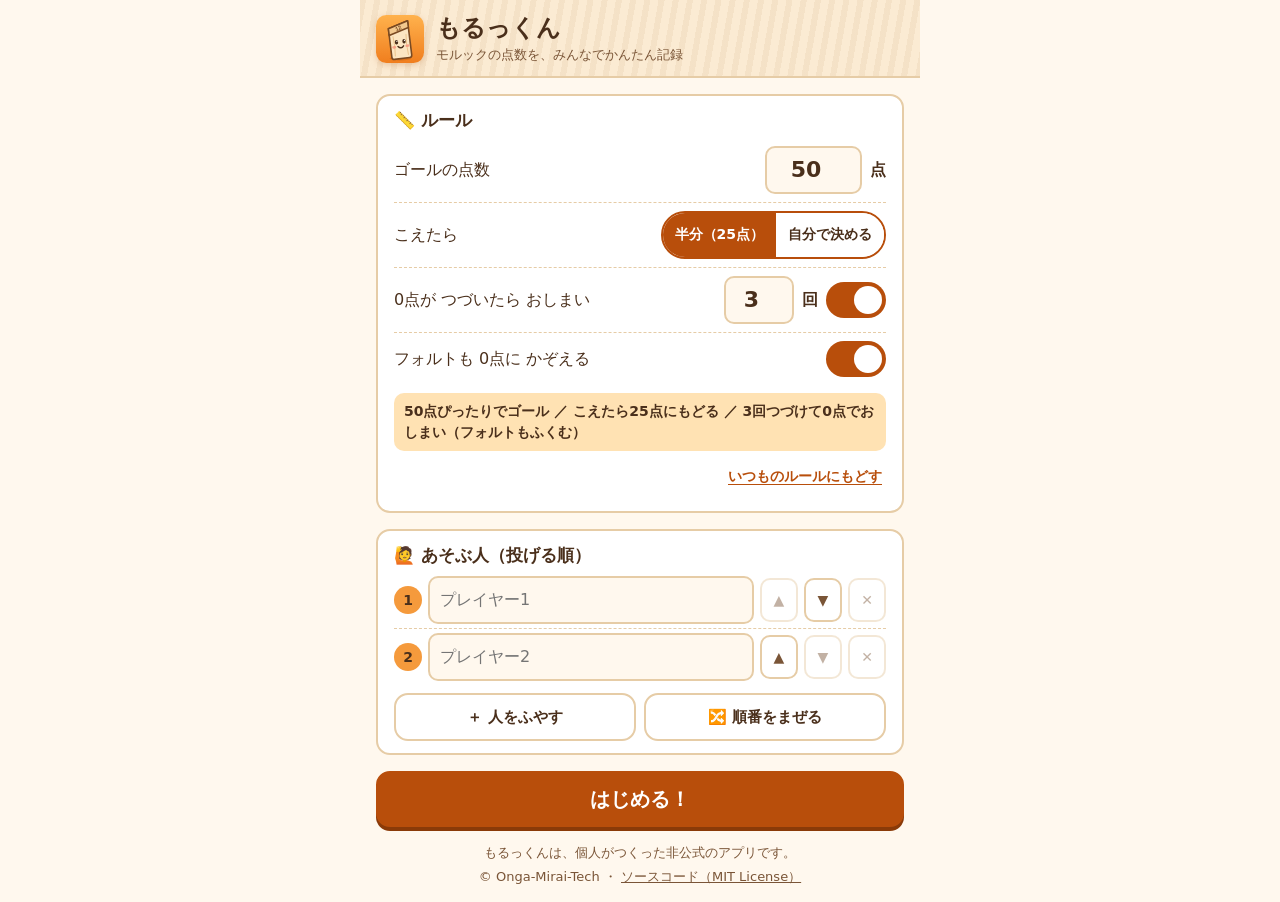
<file: index.html>
<!doctype html>
<html lang="ja">
<head>
<meta charset="utf-8">
<meta name="viewport" content="width=device-width, initial-scale=1, viewport-fit=cover">
<meta name="description" content="スマホ1台で、モルックのみんなの点数をかんたん記録。こえたら25点にもどる計算や、0点がつづいた回数も自動でけいさんします。インストール不要・無料。">
<meta name="theme-color" content="#FBEBD3">
<title>もるっくん｜モルックの点数けいさん</title>
<link rel="canonical" href="https://play-molkky.onga-mirai-tech.com/">
<link rel="icon" href="favicon.svg" type="image/svg+xml">
<link rel="apple-touch-icon" href="icon-180.png">
<meta name="apple-mobile-web-app-title" content="もるっくん">
<!-- リンクを貼ったときのカード（OGP）。画像は scripts/brand/generate.sh で作る -->
<meta property="og:type" content="website">
<meta property="og:site_name" content="もるっくん">
<meta property="og:title" content="もるっくん｜モルックの点数けいさん">
<meta property="og:description" content="スマホ1台で、モルックのみんなの点数をかんたん記録。こえたら25点にもどる計算や、0点がつづいた回数も自動でけいさんします。">
<meta property="og:url" content="https://play-molkky.onga-mirai-tech.com/">
<meta property="og:locale" content="ja_JP">
<meta property="og:image" content="https://play-molkky.onga-mirai-tech.com/ogp.png">
<meta property="og:image:width" content="1200">
<meta property="og:image:height" content="630">
<meta property="og:image:alt" content="もるっくん モルックの点数を、みんなでかんたん記録">
<meta name="twitter:card" content="summary_large_image">
<style>
  /* モルックの木のピン（スキットル）をイメージした配色。docs/design-mockup.html と同じ値。
     コントラスト比は背景 --bg に対する値。暗い色・ダークモードは使わない。 */
  :root {
    --bg: #FFF8EE;            /* 白木（バーチ材）のクリーム */
    --surface: #FBEBD3;       /* 明るい木のカード */
    --line: #E6CCA6;          /* 木目の線 */
    --text: #4A2F1B;          /* こげ茶（本文） 11.6:1 */
    --text-sub: #7A5537;      /* 茶（補足） 6.3:1 */
    --accent: #B84E0B;        /* 焼きオレンジ（主ボタン。白文字で 5.1:1） */
    --accent-text: #FFFFFF;
    --accent-soft: #FFE2B3;   /* 手番の行・お知らせ帯 */
    --accent-line: #F59A3C;   /* 手番の枠・強調線 */
    --pin: #F3D9B1;           /* 数字ボタン（木のピン） */
    --pin-edge: #C9A272;
    --miss: #A8510A;          /* 0点の印 5.2:1 */
    --fault: #9A3B26;         /* フォルト 6.6:1 */
    --out: #74665A;           /* おしまい */
    --win: #3D7A34;           /* ゴール 4.9:1 */
    --gold: #E0A100;
    --radius: 14px;
    --gap: 8px;
    --tap: 56px;              /* ボタンの最小サイズ */
    --font: system-ui, -apple-system, "Hiragino Maru Gothic ProN", "Hiragino Sans", "Noto Sans JP", sans-serif;
    --font-num: ui-rounded, "SF Pro Rounded", "Hiragino Maru Gothic ProN", system-ui, sans-serif;
  }

  *, *::before, *::after { box-sizing: border-box; }
  [hidden] { display: none !important; }

  html, body { margin: 0; height: 100%; }

  body {
    background: var(--bg);
    color: var(--text);
    font-family: var(--font);
    font-size: 16px;
    line-height: 1.5;
    -webkit-text-size-adjust: 100%;
    touch-action: manipulation;          /* ダブルタップ拡大を無効化 */
    -webkit-tap-highlight-color: transparent;
  }

  button, input, select { font: inherit; color: inherit; }

  button {
    min-height: var(--tap);
    min-width: var(--tap);
    border: 2px solid var(--line);
    border-radius: var(--radius);
    background: var(--bg);
    cursor: pointer;
  }
  button.primary { background: var(--accent); border-color: var(--accent); color: var(--accent-text); font-weight: 800; font-size: 20px; box-shadow: 0 4px 0 #8A3A08; }
  button:disabled { opacity: .45; cursor: not-allowed; }
  button:focus-visible, input:focus-visible { outline: 3px solid var(--accent); outline-offset: 2px; }

  .screen {
    display: none;
    flex-direction: column;
    min-height: 100%;
    max-width: 560px;
    margin: 0 auto;
    padding: 16px 16px calc(16px + env(safe-area-inset-bottom));
    gap: 16px;
  }
  .screen.is-active { display: flex; }

  h1 { font-size: 24px; margin: 0; line-height: 1.2; }
  h2 { font-size: 17px; margin: 0 0 4px; }

  .panel {
    background: #FFFFFF;
    border: 2px solid var(--line);
    border-radius: var(--radius);
    padding: 12px 16px;
  }

  .visually-hidden {
    position: absolute; width: 1px; height: 1px; overflow: hidden; clip: rect(0 0 0 0); white-space: nowrap;
  }

  /* ===== 準備画面 ===== */
  .app-head {
    display: flex; align-items: center; gap: 12px;
    margin: -16px -16px 0; padding: 14px 16px 12px;
    background:
      repeating-linear-gradient(100deg, rgba(201,162,114,.12) 0 6px, transparent 6px 14px),
      var(--surface);
    border-bottom: 2px solid var(--line);
  }
  .app-head .sub { margin: 2px 0 0; font-size: 13px; color: var(--text-sub); }
  .app-logo { flex: none; display: block; filter: drop-shadow(0 2px 3px rgba(180, 83, 12, .25)); }

  .field {
    display: flex; flex-wrap: wrap; align-items: center; justify-content: space-between;
    gap: 6px 12px; padding: 8px 0;
  }
  .field + .field { border-top: 1px dashed var(--line); }
  /* 狭い画面では、ことばの途中ではなく空白のところで改行する */
  .field-label { flex: 1 1 7.5em; word-break: keep-all; overflow-wrap: anywhere; }
  .field-ctrl { display: flex; align-items: center; gap: 8px; margin-left: auto; }
  .unit { font-weight: 700; }

  .num {
    width: 4.4em; min-height: 48px; text-align: center;
    font-family: var(--font-num); font-size: 22px; font-weight: 700;
    border: 2px solid var(--line); border-radius: 10px; background: var(--bg);
  }
  .num:disabled { opacity: .45; }
  .num.small { width: 3.2em; }

  .seg { display: inline-flex; border: 2px solid var(--accent); border-radius: 999px; overflow: hidden; }
  .seg button {
    min-height: 44px; min-width: 0; border: 0; border-radius: 0; background: #FFFFFF;
    padding: 0 12px; font-size: 14px; font-weight: 700;
  }
  .seg button[aria-pressed="true"] { background: var(--accent); color: var(--accent-text); }

  /* オン／オフのスイッチ（button role="switch"） */
  button.switch {
    position: relative; flex: none;
    width: 60px; min-width: 60px; height: 36px; min-height: 36px;
    border: 0; border-radius: 999px; background: #D9C6AE; padding: 0;
  }
  button.switch::after {
    content: ""; position: absolute; top: 4px; left: 4px;
    width: 28px; height: 28px; border-radius: 50%; background: #FFFFFF;
    transition: transform .15s;
  }
  button.switch[aria-checked="true"] { background: var(--accent); }
  button.switch[aria-checked="true"]::after { transform: translateX(24px); }

  .summary {
    margin: 8px 0 0; padding: 8px 10px; border-radius: 10px;
    background: var(--accent-soft); font-size: 14px; font-weight: 700;
  }
  button.link-btn {
    display: block; margin: 4px 0 0 auto; min-height: 44px; min-width: 0;
    border: 0; background: none; padding: 0 4px;
    color: var(--accent); font-size: 14px; font-weight: 700;
    text-decoration: underline; text-underline-offset: 3px;
  }

  .players { list-style: none; margin: 0; padding: 0; }
  .player { display: flex; align-items: center; gap: 6px; padding: 4px 0; }
  .player + .player { border-top: 1px dashed var(--line); }
  .badge {
    flex: none; width: 28px; height: 28px; border-radius: 50%;
    background: var(--accent-line); font-weight: 800; font-size: 14px;
    display: grid; place-items: center;
  }
  .name-input {
    flex: 1; min-width: 0; min-height: 48px; padding: 6px 10px;
    border: 2px solid var(--line); border-radius: 10px; background: var(--bg); font-size: 16px;
  }
  /* 並べかえ・削除は名前欄を広く取るため 44px 高（試合中のボタンは 56px 以上） */
  button.mini {
    flex: none; width: 38px; min-width: 38px; height: 44px; min-height: 44px; padding: 0;
    border-radius: 10px; background: #FFFFFF; color: var(--text-sub); font-size: 14px;
  }
  .btn-row { display: flex; gap: 8px; margin-top: 8px; }
  .btn-row button { flex: 1; min-height: 48px; font-weight: 700; font-size: 15px; background: #FFFFFF; }

  .errors {
    margin: 0; padding: 8px 12px 8px 28px; border-radius: 10px;
    background: #FFF1EC; border: 2px solid var(--fault); color: var(--fault); font-weight: 700; font-size: 14px;
  }
  .errors:empty { display: none; }

  .site-footer {
    margin-top: auto;
    font-size: 13px;
    color: var(--text-sub);
    text-align: center;
  }
  .site-footer a { color: inherit; }
  .site-footer p { margin: 0 0 4px; }

  /* ===== 試合画面 ===== */
  #screen-game { padding: 0; gap: 0; position: relative; }
  #screen-game.is-active { height: 100vh; height: 100dvh; }

  .turn {
    background: var(--accent-soft); border-bottom: 2px solid var(--accent-line);
    padding: 8px 16px; text-align: center;
  }
  .round {
    display: inline-block; font-size: 13px; font-weight: 700; background: #FFFFFF;
    border: 1px solid var(--accent-line); border-radius: 999px; padding: 0 12px;
  }
  .who { font-size: 24px; font-weight: 800; line-height: 1.3; margin-top: 2px; word-break: break-all; }
  .left { font-size: 15px; }
  .left b { font-family: var(--font-num); font-size: 24px; color: var(--accent); }
  .warn {
    display: inline-block; margin-top: 4px; padding: 2px 12px; border-radius: 999px;
    background: #FFFFFF; border: 2px solid var(--miss); color: var(--miss); font-size: 13px; font-weight: 700;
  }
  .warn[hidden] { display: none; }

  .board {
    flex: 1; min-height: 0; overflow-y: auto; list-style: none; margin: 0;
    padding: 8px 12px; display: flex; flex-direction: column; gap: 6px;
  }
  .p-row {
    display: grid; grid-template-columns: 16px 1fr auto 64px; align-items: center; gap: 8px;
    background: #FFFFFF; border: 2px solid var(--line); border-radius: 12px; padding: 4px 10px;
  }
  .p-row.now { background: var(--accent-soft); border-color: var(--accent-line); box-shadow: 0 0 0 2px var(--accent-line); }
  .p-row .mark { color: var(--accent); font-size: 14px; }
  .p-row .nm { font-weight: 700; font-size: 16px; line-height: 1.25; overflow-wrap: anywhere; }
  .p-row .meta { font-size: 12px; color: var(--text-sub); display: flex; flex-wrap: wrap; gap: 0 8px; align-items: center; }
  .dots { color: var(--miss); letter-spacing: 1px; }
  .p-row .score { font-family: var(--font-num); font-size: 32px; font-weight: 800; text-align: right; line-height: 1; }
  .p-row .last { font-size: 12px; text-align: right; color: var(--text-sub); }
  .p-row.out { background: #F4EEE7; border-style: dashed; color: var(--out); }
  .p-row.out .nm { text-decoration: line-through; }
  .tag {
    font-size: 11px; font-weight: 700; border-radius: 999px; padding: 0 8px;
    background: #FFFFFF; border: 1px solid var(--out); color: var(--out);
  }

  /* 入力直後に少しだけ、スコアボードの上に重ねて出すお知らせ */
  .toast {
    position: absolute; left: 12px; right: 12px; top: 120px; z-index: 2;
    padding: 10px 12px; border-radius: 12px; text-align: center;
    background: #FFFFFF; border: 2px solid var(--accent-line);
    font-weight: 800; font-size: 17px;
    box-shadow: 0 6px 16px rgba(74,47,27,.2);
    pointer-events: none;
    opacity: 0; transform: translateY(-6px); transition: opacity .15s, transform .15s;
  }
  .toast.show { opacity: 1; transform: none; }
  .toast.over { border-color: var(--accent); }
  .toast.miss { border-color: var(--miss); color: var(--miss); }
  .toast.out { border-color: var(--out); color: var(--out); }

  .pad {
    padding: 10px 12px calc(10px + env(safe-area-inset-bottom));
    background: var(--surface); border-top: 2px solid var(--line);
    display: grid; grid-template-columns: repeat(4, 1fr); gap: 8px;
  }
  .pad-q { grid-column: 1 / -1; font-size: 15px; font-weight: 800; margin: -2px 0; }
  .step-head { grid-column: 1 / -1; display: flex; align-items: center; gap: 10px; font-weight: 800; font-size: 16px; }
  button.back {
    min-height: 44px; min-width: 0; padding: 0 12px; border-radius: 999px;
    background: #FFFFFF; font-size: 14px; font-weight: 700;
  }

  /* ステップ1「どうだった？」の4つのボタン */
  button.choice {
    grid-column: span 2; min-height: 72px; min-width: 0;
    border-radius: 14px; border-color: var(--pin-edge); background: #FFFFFF;
    display: flex; flex-direction: column; align-items: center; justify-content: center;
    font-weight: 800; font-size: 19px; line-height: 1.2;
  }
  button.choice small { font-size: 12px; font-weight: 700; }
  button.choice.one { background: var(--accent); border-color: var(--accent); color: var(--accent-text); }
  button.choice.many { background: #6B4226; border-color: #6B4226; color: #FFFFFF; }
  button.choice.zero { border-color: var(--miss); color: var(--miss); }
  button.choice.fault { border-color: var(--fault); color: var(--fault); }

  /* 1本だけ: ピンの番号（木のピンの形） */
  button.pin {
    min-width: 0; height: 58px; border: 2px solid var(--pin-edge); background: var(--pin);
    font-family: var(--font-num); font-size: 26px; font-weight: 800; padding-top: 6px;
    border-radius: 6px 6px 12px 12px;
    clip-path: polygon(0 18%, 100% 0, 100% 100%, 0 100%);
  }
  button.pin:active { background: var(--accent-line); }
  /* 2本以上: 本数（ピンの形にしない、丸い札＋「本」） */
  button.count {
    min-width: 0; height: 58px; border-radius: 999px; border-color: #6B4226; background: #FFFFFF; color: #6B4226;
    display: flex; align-items: baseline; justify-content: center; gap: 1px; padding-top: 10px; font-weight: 800;
  }
  button.count b { font-family: var(--font-num); font-size: 26px; line-height: 1; }
  button.count small { font-size: 13px; }
  button.count:active { background: #F3E3D3; }

  .tools { grid-column: 1 / -1; display: grid; grid-template-columns: 1.4fr 1fr 1fr; gap: 8px; }
  .tools button { min-height: 48px; min-width: 0; padding: 0 4px; white-space: nowrap; font-size: 14px; font-weight: 700; background: #FFFFFF; }
  @media (max-width: 359px) {
    .tools button { font-size: 12px; }
  }

  /* ===== 結果画面 ===== */
  .goal { text-align: center; padding-top: 8px; }
  .goal .big { font-size: 36px; font-weight: 900; color: var(--accent); letter-spacing: .05em; line-height: 1.3; }
  .goal .winner { font-size: 26px; font-weight: 800; overflow-wrap: anywhere; }
  .goal .msg { margin: 4px 0 0; color: var(--text-sub); font-size: 15px; }
  .ranking { list-style: none; margin: 0; padding: 0; }
  .rank { display: grid; grid-template-columns: 40px 1fr auto; gap: 8px; align-items: center; padding: 8px 6px; }
  .rank + .rank { border-top: 1px dashed var(--line); }
  .rank .pos { font-weight: 800; text-align: center; }
  .rank .rn { overflow-wrap: anywhere; }
  .rank .sc { font-family: var(--font-num); font-size: 24px; font-weight: 800; }
  .rank.first { background: var(--accent-soft); border-radius: 10px; }
  .rank.out { color: var(--out); }

  .order-pick { display: flex; flex-wrap: wrap; align-items: center; justify-content: center; gap: 6px 10px; font-size: 14px; font-weight: 700; }
  .result-actions { display: flex; flex-direction: column; gap: 10px; }
  .result-actions .btn-row { margin-top: 0; }

  /* ===== きろく（公式スコアシート風） ===== */
  dialog.sheet {
    width: min(560px, 100vw); max-width: 100vw; max-height: 100dvh; height: 100dvh;
    margin: 0 auto; padding: 0; border: 0; background: var(--bg); color: var(--text);
  }
  dialog.sheet[open] { display: flex; flex-direction: column; }
  dialog.sheet::backdrop { background: rgba(74, 47, 27, .35); }
  .sheet-head {
    display: flex; align-items: center; justify-content: space-between; gap: 8px;
    padding: 10px 16px; background: var(--surface); border-bottom: 2px solid var(--line);
  }
  .sheet-head h2 { margin: 0; }
  .sheet-head button { min-height: 48px; min-width: 0; padding: 0 16px; font-weight: 700; background: #FFFFFF; }
  .sheet-body { flex: 1; min-height: 0; overflow: auto; padding: 12px; }
  .sheet-empty { color: var(--text-sub); text-align: center; margin: 24px 0; }
  table.score-sheet { border-collapse: separate; border-spacing: 0; background: #FFFFFF; font-size: 14px; }
  .score-sheet th, .score-sheet td {
    border-right: 1px solid var(--line); border-bottom: 1px solid var(--line);
    padding: 4px 6px; text-align: center; min-width: 4.2em;
  }
  .score-sheet thead th {
    position: sticky; top: 0; z-index: 1; background: var(--surface);
    font-size: 13px; max-width: 6em; overflow-wrap: anywhere; line-height: 1.25;
  }
  .score-sheet th[scope="row"], .score-sheet thead th:first-child {
    position: sticky; left: 0; background: var(--surface); min-width: 3.6em; white-space: nowrap; font-family: var(--font-num);
  }
  .score-sheet thead th:first-child { z-index: 2; font-family: var(--font); }
  .score-sheet td .pt { display: block; font-weight: 800; font-family: var(--font-num); }
  .score-sheet td .sum { display: block; font-size: 11px; color: var(--text-sub); }
  .score-sheet td.over { background: #FFF1DE; }
  .score-sheet td.over .pt { color: var(--accent); }
  .score-sheet td.miss .pt { color: var(--miss); }
  .score-sheet td.fault .pt { color: var(--fault); }
  .score-sheet td.out { background: #F4EEE7; }
  .score-sheet td.out .pt { color: var(--out); }
  .score-sheet td.win { background: var(--accent-soft); }
  .score-sheet td.win .pt { color: var(--win); }
  .score-sheet tfoot td { font-weight: 800; background: var(--surface); }
  /* ===== メニュー・確認 ===== */
  dialog.card-dialog {
    width: min(420px, calc(100vw - 32px)); padding: 16px; border: 2px solid var(--line); border-radius: 18px;
    background: var(--bg); color: var(--text); box-shadow: 0 12px 32px rgba(74,47,27,.25);
  }
  dialog.card-dialog::backdrop { background: rgba(74, 47, 27, .35); }
  dialog.card-dialog h2 { margin: 0 0 8px; }
  .menu-rule { margin: 0 0 12px; padding: 8px 10px; border-radius: 10px; background: var(--accent-soft); font-size: 14px; }
  .menu-rule span { display: block; font-size: 12px; color: var(--text-sub); }
  .menu-actions { display: flex; flex-direction: column; gap: 10px; }
  .menu-actions button { min-height: var(--tap); width: 100%; font-weight: 700; font-size: 17px; background: #FFFFFF; }
  .menu-actions button.danger { background: var(--fault); border-color: var(--fault); color: #FFFFFF; }
  .menu-actions button.quiet { background: transparent; }
  .confirm-message { margin: 4px 0 16px; font-size: 17px; font-weight: 700; line-height: 1.6; }
  .confirm-message small { display: block; margin-top: 4px; font-size: 14px; font-weight: 400; color: var(--text-sub); }

  .legend { margin: 10px 0 0; font-size: 13px; color: var(--text-sub); line-height: 1.8; }
  .legend b { font-family: var(--font-num); }
</style>
</head>
<body>

<!-- 準備画面（設計書 4-1） -->
<main id="screen-setup" class="screen is-active" aria-labelledby="setup-title">
  <header class="app-head">
    <img class="app-logo" src="favicon.svg" width="48" height="48" alt="">
    <div>
      <h1 id="setup-title">もるっくん</h1>
      <p class="sub">モルックの点数を、みんなでかんたん記録</p>
    </div>
  </header>

  <section class="panel" aria-labelledby="rules-title">
    <h2 id="rules-title">📏 ルール</h2>

    <div class="field">
      <label class="field-label" for="target">ゴールの点数</label>
      <span class="field-ctrl">
        <input id="target" class="num" autocomplete="off" type="number" inputmode="numeric" min="10" max="200" step="1">
        <span class="unit">点</span>
      </span>
    </div>

    <div class="field">
      <span class="field-label" id="reset-label">こえたら</span>
      <span class="field-ctrl">
        <span class="seg" role="group" aria-labelledby="reset-label">
          <button type="button" data-reset-mode="half">半分（<span id="half-value">25</span>点）</button>
          <button type="button" data-reset-mode="custom">自分で決める</button>
        </span>
      </span>
    </div>
    <div class="field" id="reset-custom-field">
      <label class="field-label" for="reset-value">こえたら もどる点数</label>
      <span class="field-ctrl">
        <input id="reset-value" class="num" autocomplete="off" type="number" inputmode="numeric" min="0" step="1">
        <span class="unit">点</span>
      </span>
    </div>

    <div class="field">
      <span class="field-label" id="miss-label">0点が つづいたら おしまい</span>
      <span class="field-ctrl">
        <input id="miss-limit" class="num small" autocomplete="off" type="number" inputmode="numeric" min="1" max="5" step="1" aria-label="おしまいになる回数">
        <span class="unit">回</span>
        <button type="button" class="switch" id="miss-enabled" role="switch" aria-labelledby="miss-label"></button>
      </span>
    </div>

    <div class="field">
      <span class="field-label" id="fault-label">フォルトも 0点に かぞえる</span>
      <span class="field-ctrl">
        <button type="button" class="switch" id="fault-counts" role="switch" aria-labelledby="fault-label"></button>
      </span>
    </div>

    <p class="summary" id="rule-summary" aria-live="polite"></p>
    <button type="button" class="link-btn" id="reset-rules">いつものルールにもどす</button>
  </section>

  <section class="panel" aria-labelledby="players-title">
    <h2 id="players-title">🙋 あそぶ人（投げる順）</h2>
    <ol class="players" id="player-list"></ol>
    <div class="btn-row">
      <button type="button" id="add-player">＋ 人をふやす</button>
      <button type="button" id="shuffle-players">🔀 順番をまぜる</button>
    </div>
  </section>

  <ul class="errors" id="setup-errors" aria-live="polite"></ul>
  <button type="button" class="primary" id="start-button">はじめる！</button>

  <footer class="site-footer">
    <p>もるっくんは、個人がつくった非公式のアプリです。</p>
    © Onga-Mirai-Tech ・ <a href="https://github.com/Onga-Mirai-Tech/play-molkky" rel="noopener">ソースコード（MIT License）</a>
  </footer>
</main>

<!-- 試合画面（設計書 4-2） -->
<main id="screen-game" class="screen" aria-label="試合">
  <section class="turn" aria-live="polite">
    <span class="round" id="round"></span>
    <div class="who" id="who"></div>
    <div class="left" id="left"></div>
    <div class="warn" id="warn" hidden>⚠ つぎ0点だと おしまい。がんばって！</div>
  </section>
  <div class="toast" id="toast" role="status" aria-live="polite"></div>
  <ol class="board" id="board" aria-label="みんなの点数"></ol>
  <section class="pad" id="pad" aria-label="点数を入れる"></section>
</main>

<!-- 結果画面（設計書 4-4） -->
<main id="screen-result" class="screen" aria-labelledby="goal-title">
  <section class="goal">
    <svg width="72" height="72" viewBox="0 0 72 72" aria-hidden="true">
      <path d="M20 10 H52 V28 A16 16 0 0 1 20 28 Z" fill="#E0A100" stroke="#8A5A00" stroke-width="2.5"/>
      <path d="M20 14 H10 A10 10 0 0 0 22 32 M52 14 H62 A10 10 0 0 1 50 32" fill="none" stroke="#8A5A00" stroke-width="2.5"/>
      <rect x="32" y="44" width="8" height="10" fill="#C9A272" stroke="#8A5A00" stroke-width="2"/>
      <rect x="22" y="54" width="28" height="8" rx="2" fill="#B84E0B" stroke="#8A3A08" stroke-width="2"/>
    </svg>
    <h1 class="big" id="goal-title"></h1>
    <div class="winner" id="winner"></div>
    <p class="msg" id="goal-msg"></p>
  </section>
  <section class="panel" aria-labelledby="ranking-title">
    <h2 id="ranking-title">🏅 けっか</h2>
    <ol class="ranking" id="ranking"></ol>
  </section>
  <section class="result-actions">
    <div class="order-pick">
      <span id="order-label">つぎの 投げる順</span>
      <span class="seg" role="group" aria-labelledby="order-label">
        <button type="button" data-rematch-order="same">そのまま</button>
        <button type="button" data-rematch-order="winnerLast">勝った人を さいごに</button>
      </span>
    </div>
    <button type="button" class="primary" id="rematch">同じメンバーで もう一回</button>
    <div class="btn-row">
      <button type="button" id="back-to-setup">はじめの画面へ</button>
      <button type="button" id="result-history">📋 きろくを見る</button>
    </div>
    <div class="btn-row">
      <button type="button" id="result-undo">↩\uFE0E さっきの1投を とりけす</button>
    </div>
  </section>
</main>

<!-- きろく（設計書 4-3）: 行＝まわり、列＝あそぶ人 -->
<dialog class="sheet" id="history-dialog" aria-labelledby="history-title">
  <div class="sheet-head">
    <h2 id="history-title">📋 きろく</h2>
    <button type="button" id="history-close">とじる</button>
  </div>
  <div class="sheet-body" id="history-body"></div>
</dialog>

<!-- メニュー（試合中） -->
<dialog class="card-dialog" id="menu-dialog" aria-labelledby="menu-title">
  <h2 id="menu-title">☰ メニュー</h2>
  <p class="menu-rule"><span>この試合のルール</span><b id="menu-rule"></b></p>
  <div class="menu-actions">
    <button type="button" id="menu-restart">🔄 はじめから やりなおす</button>
    <button type="button" id="menu-quit">🏠 ゲームを やめる</button>
    <button type="button" id="menu-close" class="quiet">とじる</button>
  </div>
</dialog>

<!-- 確認（ゲームをやめる・やりなおす） -->
<dialog class="card-dialog" id="confirm-dialog" aria-labelledby="confirm-message">
  <p class="confirm-message" id="confirm-message"></p>
  <div class="menu-actions">
    <button type="button" id="confirm-ok" class="danger"></button>
    <button type="button" id="confirm-cancel" class="quiet">やめておく</button>
  </div>
</dialog>

<script>
"use strict";

// ==== LOGIC START ====
// 得点計算の純粋関数（設計書 第5章）。画面（DOM）には触れない。
// tests/ からこの区間だけを切り出してテストするため、目印のコメントは消さないこと。
const MolkkyLogic = (() => {
  // 標準ルール: 目標50点・超過で目標の半分（25点）・連続3回ミスで失格・フォルトも連続ミスに数える
  const DEFAULT_SETTINGS = Object.freeze({
    target: 50,
    resetMode: "half",
    resetValue: 25,
    missLimitEnabled: true,
    missLimit: 3,
    faultCountsAsMiss: true,
  });

  const LIMITS = Object.freeze({
    targetMin: 10, targetMax: 200,
    missLimitMin: 1, missLimitMax: 5,
    playersMin: 2, playersMax: 12,
    pointsMax: 12,
  });

  const isInt = (v) => Number.isInteger(v);

  // 超過したときに戻る点数
  function resetPoint(s) {
    return s.resetMode === "half" ? Math.floor(s.target / 2) : s.resetValue;
  }

  // 準備画面の入力チェック。問題がなければ空の配列（画面に出すやさしい言葉で返す）
  function validateSetup(s, playerCount) {
    const errors = [];
    if (!isInt(s.target) || s.target < LIMITS.targetMin || s.target > LIMITS.targetMax) {
      errors.push(`ゴールの点数は ${LIMITS.targetMin}〜${LIMITS.targetMax}点 のあいだで決めてください`);
    }
    if (s.resetMode !== "half" && s.resetMode !== "custom") {
      errors.push("こえたときの点数の決め方をえらんでください");
    } else if (s.resetMode === "custom" && (!isInt(s.resetValue) || s.resetValue < 0 || s.resetValue >= s.target)) {
      errors.push("こえたときにもどる点数は、0点から ゴールの点数より小さい点数 にしてください");
    }
    if (s.missLimitEnabled && (!isInt(s.missLimit) || s.missLimit < LIMITS.missLimitMin || s.missLimit > LIMITS.missLimitMax)) {
      errors.push(`おしまいになる回数は ${LIMITS.missLimitMin}〜${LIMITS.missLimitMax}回 にしてください`);
    }
    if (!isInt(playerCount) || playerCount < LIMITS.playersMin || playerCount > LIMITS.playersMax) {
      errors.push(`あそぶ人は ${LIMITS.playersMin}〜${LIMITS.playersMax}人 にしてください`);
    }
    return errors;
  }

  // 1投を1人の状態 p に当てはめ、判定を返す（p を書き換える）
  //   ADD: 加算 / OVER: 超過して戻り点へ / WIN: 目標点ちょうど
  //   MISS: 0点（連続ミス+1） / OUT: 連続ミスで失格 / FAULT: 連続ミスに数えないフォルト
  function applyThrow(p, t, s) {
    if (t.fault && !s.faultCountsAsMiss) return "FAULT";
    const points = t.fault ? 0 : t.points;
    if (points === 0) {
      p.misses += 1;
      if (s.missLimitEnabled && p.misses >= s.missLimit) {
        p.score = 0; p.out = true; return "OUT";
      }
      return "MISS";
    }
    p.misses = 0;
    const next = p.score + points;
    if (next === s.target) { p.score = next; return "WIN"; }
    if (next > s.target) { p.score = resetPoint(s); return "OVER"; }
    p.score = next;
    return "ADD";
  }

  // 保存データ（settings・players・throws）から、現在の試合の状態をすべて計算し直す。
  // 記録に矛盾（手番違い・終了後の投擲・範囲外の点数）があれば Error を投げる。
  function computeState(game) {
    const s = game.settings;
    const players = game.players.map((pl) => ({
      id: pl.id, name: pl.name, score: 0, misses: 0, out: false,
    }));
    const history = [];
    let turn = 0;          // 次に投げる人の players での位置
    let round = 1;
    let winnerId = null;
    let finished = false;

    const activeCount = () => players.filter((p) => !p.out).length;

    for (const [i, t] of game.throws.entries()) {
      if (finished) throw new Error(`throw #${i}: 試合終了後の投擲です`);
      const p = players[turn];
      if (t.playerId !== p.id) throw new Error(`throw #${i}: 手番は ${p.id} ですが ${t.playerId} の記録です`);
      if (!t.fault && (!isInt(t.points) || t.points < 0 || t.points > LIMITS.pointsMax)) {
        throw new Error(`throw #${i}: 点数 ${t.points} は 0〜${LIMITS.pointsMax} ではありません`);
      }

      const before = p.score;
      const result = applyThrow(p, t, s);
      history.push({
        index: i, round, playerId: p.id,
        points: t.fault ? 0 : t.points, fault: !!t.fault,
        result, before, after: p.score, misses: p.misses,
      });

      if (result === "WIN") {
        finished = true; winnerId = p.id;
      } else if (result === "OUT" && activeCount() <= 1) {
        // 残りが1人ならその人の勝ち（全員失格は1人プレイのときだけ起こりうる）
        finished = true;
        winnerId = activeCount() === 1 ? players.find((q) => !q.out).id : null;
      } else {
        // 次の「失格していない人」へ。先頭を越えたらラウンド+1
        do {
          turn += 1;
          if (turn === players.length) { turn = 0; round += 1; }
        } while (players[turn].out);
      }
    }

    for (const p of players) {
      p.remaining = s.target - p.score;
      // 「つぎ0点だと おしまい」の警告
      p.atRisk = !p.out && s.missLimitEnabled && p.misses === s.missLimit - 1;
    }

    return {
      players,
      history,
      round,
      finished,
      winnerId,
      currentPlayerId: finished ? null : players[turn].id,
      last: history.length ? history[history.length - 1] : null,
    };
  }

  // 結果画面の順位: 勝者 ＞ 残り点の高い順（同点は同じ順位） ＞ 失格者（後まで残った人が上）。失格者の rank は null
  function ranking(state) {
    const outOrder = new Map();
    for (const h of state.history) if (h.result === "OUT") outOrder.set(h.playerId, h.index);
    const winner = state.players.filter((p) => p.id === state.winnerId);
    const alive = state.players
      .filter((p) => p.id !== state.winnerId && !p.out)
      .sort((a, b) => b.score - a.score);
    const out = state.players
      .filter((p) => p.out)
      .sort((a, b) => outOrder.get(b.id) - outOrder.get(a.id));

    const rows = [];
    for (const p of winner) rows.push({ ...p, rank: 1, winner: true });
    for (const [i, p] of alive.entries()) {
      const prev = rows[rows.length - 1];
      const tied = i > 0 && prev.score === p.score;
      rows.push({ ...p, rank: tied ? prev.rank : rows.length + 1, winner: false });
    }
    for (const p of out) rows.push({ ...p, rank: null, winner: false });
    return rows;
  }

  // 再戦の投げる順。"same": そのまま ／ "winnerLast": 前回勝った人を最後にする
  function rematchOrder(players, winnerId, mode) {
    const list = players.slice();
    if (mode === "winnerLast") {
      const i = list.findIndex((p) => p.id === winnerId);
      if (i !== -1) list.push(...list.splice(i, 1));
    }
    return list;
  }

  // ---- 保存データの読み込み（設計書 5-1）。壊れたデータ・形式違いは null を返して捨てる ----
  const VERSION = 1;
  const NAME_MAX = 20;
  const isObj = (v) => v !== null && typeof v === "object" && !Array.isArray(v);

  // 名前から、表示を紛らわしくする見えない文字を取りのぞく（改行などの制御文字、文字の向きを変える文字、
  // 幅ゼロの空白）。絵文字の組み合わせに使う ZWJ（U+200D）と異体字セレクタは残す。空白は1つにまとめ、20文字まで。
  const INVISIBLE = /[\u0000-\u001F\u007F-\u009F\u061C\u200B\u200E\u200F\u202A-\u202E\u2060-\u2064\u2066-\u206F\uFEFF]/g;
  function cleanName(name) {
    // 改行・タブは区切りとして空白にしてから、残りの見えない文字を消す
    const s = String(name ?? "").replace(/\s+/g, " ").replace(INVISIBLE, "").replace(/ {2,}/g, " ").trim();
    return Array.from(s).slice(0, NAME_MAX).join("");
  }

  function cleanSettings(s) {
    if (!isObj(s)) return null;
    const out = {
      target: s.target,
      resetMode: s.resetMode,
      resetValue: s.resetValue,
      missLimitEnabled: s.missLimitEnabled,
      missLimit: s.missLimit,
      faultCountsAsMiss: s.faultCountsAsMiss,
    };
    if (typeof out.missLimitEnabled !== "boolean" || typeof out.faultCountsAsMiss !== "boolean") return null;
    if (out.resetMode === "half") out.resetValue = Math.floor(out.target / 2);
    return settingsOk(out) ? out : null;
  }
  const settingsOk = (s) => validateSetup(s, LIMITS.playersMin).length === 0;

  // 進行中（または終わった直後）の試合
  function restoreGame(data) {
    try {
      if (!isObj(data) || data.version !== VERSION) return null;
      const settings = cleanSettings(data.settings);
      if (!settings) return null;
      const { players, throws } = data;
      if (!Array.isArray(players) || players.length < LIMITS.playersMin || players.length > LIMITS.playersMax) return null;
      const ids = new Set();
      for (const p of players) {
        if (!isObj(p) || typeof p.id !== "string" || typeof p.name !== "string" || ids.has(p.id)) return null;
        ids.add(p.id);
      }
      if (!Array.isArray(throws)) return null;
      for (const t of throws) {
        if (!isObj(t) || typeof t.playerId !== "string" || typeof t.fault !== "boolean") return null;
      }
      const game = {
        version: VERSION,
        settings,
        players: players.map((p, i) => ({ id: p.id, name: cleanName(p.name) || `プレイヤー${i + 1}` })),
        throws: throws.map((t) => ({ playerId: t.playerId, points: t.points, fault: t.fault, at: t.at })),
        startedAt: typeof data.startedAt === "string" ? data.startedAt : null,
      };
      computeState(game);   // 手番違い・範囲外の点数などの矛盾があればここで Error になる
      return game;
    } catch {
      return null;
    }
  }

  // 次回の準備画面の初期値（ルールと名前）。ルールがおかしければ標準ルールにする
  function restoreSetup(data) {
    if (!isObj(data)) return null;
    const settings = cleanSettings(data.settings) || { ...DEFAULT_SETTINGS };
    const names = Array.isArray(data.names)
      ? data.names.filter((n) => typeof n === "string").map(cleanName).slice(0, LIMITS.playersMax)
      : [];
    while (names.length < LIMITS.playersMin) names.push("");
    return { settings, names };
  }

  return Object.freeze({
    DEFAULT_SETTINGS, LIMITS, VERSION, resetPoint, validateSetup, applyThrow, computeState, ranking, rematchOrder,
    cleanName, restoreGame, restoreSetup,
  });
})();
// ==== LOGIC END ====

// ==== 画面 ====
// 画面は computeState の結果だけを見て描き直す。名前などの入力値は textContent で表示する（innerHTML に入れない）。
const L = MolkkyLogic;
const $ = (id) => document.getElementById(id);

// 要素を作る小さな関数。子に文字列を渡すとテキストとして追加される（HTMLとして解釈しない）
function h(tag, props, ...children) {
  const el = document.createElement(tag);
  for (const [k, v] of Object.entries(props || {})) {
    if (v == null || v === false) continue;
    if (k === "class") el.className = v;
    else if (k.startsWith("on")) el.addEventListener(k.slice(2), v);
    else el.setAttribute(k, v === true ? "" : v);
  }
  for (const c of children.flat()) {
    if (c == null || c === false) continue;
    el.append(c instanceof Node ? c : String(c));
  }
  return el;
}

const SCREENS = ["setup", "game", "result"];

function showScreen(name) {
  if (!SCREENS.includes(name)) throw new Error(`unknown screen: ${name}`);
  for (const s of SCREENS) {
    $(`screen-${s}`).classList.toggle("is-active", s === name);
  }
  window.scrollTo(0, 0);
  keepAwake(name === "game");
}

// ---- 画面の消灯防止（Wake Lock。HTTPS かつ対応ブラウザのみ。非対応なら何もしない） ----
let wakeLock = null;
let wakeWanted = false;

async function keepAwake(on) {
  wakeWanted = on;
  if (!("wakeLock" in navigator)) return;
  try {
    if (on && !wakeLock && document.visibilityState === "visible") {
      const lock = await navigator.wakeLock.request("screen");
      lock.addEventListener("release", () => { if (wakeLock === lock) wakeLock = null; });
      // 待っている間に試合画面を離れていたら、すぐ手放す
      if (wakeWanted) wakeLock = lock; else await lock.release();
    } else if (!on && wakeLock) {
      const lock = wakeLock;
      wakeLock = null;
      await lock.release();
    }
  } catch {
    // 省電力モードなどで断られても、試合はそのまま続ける
  }
}

// 別のアプリから戻ったとき（ブラウザが自動で手放している）に取り直す
document.addEventListener("visibilitychange", () => {
  if (document.visibilityState === "visible" && wakeWanted) keepAwake(true);
});

// ---- 端末への保存（localStorage）。保存できない環境でも試合は続けられる ----
const STORE_GAME = "molkky-score:v1:game";
const STORE_SETUP = "molkky-score:v1:lastSetup";

const store = {
  get(key) {
    try {
      const raw = localStorage.getItem(key);
      return raw ? JSON.parse(raw) : null;
    } catch {
      return null;
    }
  },
  set(key, value) {
    try { localStorage.setItem(key, JSON.stringify(value)); } catch { /* 保存できなくても続ける */ }
  },
  remove(key) {
    try { localStorage.removeItem(key); } catch { /* 同上 */ }
  },
};

const saveGame = () => { if (app.game) store.set(STORE_GAME, app.game); };
const clearGame = () => store.remove(STORE_GAME);

const app = {
  setup: {
    settings: { ...L.DEFAULT_SETTINGS },
    players: [],             // { key, name }  key は並べかえ用の一時的な番号
  },
  game: null,                // 保存データと同じ形（設計書 5-1）
  padStep: "choose",         // "choose" | "one" | "many"
  toastTimer: 0,
  rematchOrder: "same",      // 再戦の投げる順 "same" | "winnerLast"
};
let playerKey = 0;
const newPlayer = (name = "") => ({ key: ++playerKey, name });
const defaultName = (i) => `プレイヤー${i + 1}`;

// ---- 準備画面 ----
const numOrNaN = (v) => (String(v).trim() === "" ? NaN : Number(v));

function readSettingsFromForm() {
  const s = app.setup.settings;
  s.target = numOrNaN($("target").value);
  s.resetValue = numOrNaN($("reset-value").value);
  s.missLimit = numOrNaN($("miss-limit").value);
}

function writeSettingsToForm() {
  const s = app.setup.settings;
  $("target").value = s.target;
  $("reset-value").value = Number.isInteger(s.resetValue) ? s.resetValue : "";
  $("miss-limit").value = s.missLimit;
  refreshSetup();
}

function ruleSummary(s) {
  const reset = L.resetPoint(s);
  const parts = [`${s.target}点ぴったりでゴール`, `こえたら${reset}点にもどる`];
  parts.push(s.missLimitEnabled
    ? `${s.missLimit}回つづけて0点でおしまい${s.faultCountsAsMiss ? "（フォルトもふくむ）" : ""}`
    : "0点がつづいても おしまいにならない");
  return parts.join(" ／ ");
}

// 入力のたびに、表示（半分の点数・切りかえ・確認文・エラー・開始ボタン）を整える
function refreshSetup() {
  const s = app.setup.settings;
  const half = Number.isInteger(s.target) ? Math.floor(s.target / 2) : "?";
  $("half-value").textContent = half;
  for (const b of document.querySelectorAll("[data-reset-mode]")) {
    b.setAttribute("aria-pressed", String(b.dataset.resetMode === s.resetMode));
  }
  $("reset-custom-field").hidden = s.resetMode !== "custom";
  $("miss-enabled").setAttribute("aria-checked", String(s.missLimitEnabled));
  $("miss-limit").disabled = !s.missLimitEnabled;
  $("fault-counts").setAttribute("aria-checked", String(s.faultCountsAsMiss));

  const errors = L.validateSetup(s, app.setup.players.length);
  $("rule-summary").textContent = errors.length && L.validateSetup(s, 2).length
    ? "ルールの数字を たしかめてください"
    : ruleSummary(s);
  $("setup-errors").replaceChildren(...errors.map((e) => h("li", null, e)));
  $("start-button").disabled = errors.length > 0;
}

function renderPlayers() {
  const list = app.setup.players;
  $("player-list").replaceChildren(...list.map((p, i) => h("li", { class: "player" },
    h("span", { class: "badge", "aria-hidden": "true" }, i + 1),
    h("input", {
      class: "name-input", type: "text", maxlength: "20", autocomplete: "off", value: p.name,
      placeholder: defaultName(i), "aria-label": `${i + 1}ばんめに投げる人の名前`,
      "data-key": p.key,
      oninput: (e) => { p.name = e.target.value; },
    }),
    h("button", {
      type: "button", class: "mini", "aria-label": `${i + 1}ばんめの人を上へ`, disabled: i === 0,
      onclick: () => movePlayer(i, -1),
    }, "▲"),
    h("button", {
      type: "button", class: "mini", "aria-label": `${i + 1}ばんめの人を下へ`, disabled: i === list.length - 1,
      onclick: () => movePlayer(i, 1),
    }, "▼"),
    h("button", {
      type: "button", class: "mini", "aria-label": `${i + 1}ばんめの人をけす`,
      disabled: list.length <= L.LIMITS.playersMin,
      onclick: () => { list.splice(i, 1); renderPlayers(); },
    }, "✕"),
  )));
  $("add-player").disabled = list.length >= L.LIMITS.playersMax;
  refreshSetup();
}

function movePlayer(i, d) {
  const list = app.setup.players;
  [list[i], list[i + d]] = [list[i + d], list[i]];
  renderPlayers();
  $("player-list").children[i + d].querySelectorAll("button")[d < 0 ? 0 : 1].focus();
}

function shufflePlayers() {
  const list = app.setup.players;
  for (let i = list.length - 1; i > 0; i--) {
    const j = Math.floor(Math.random() * (i + 1));
    [list[i], list[j]] = [list[j], list[i]];
  }
  renderPlayers();
}

// 新しい試合を始める（はじめる・再戦・やりなおしで共通）。開始後はルールを変えられない
function beginGame(settings, names) {
  app.game = {
    version: L.VERSION,
    settings: { ...settings },
    players: names.map((name, i) => ({ id: `p${i + 1}`, name })),
    throws: [],
    startedAt: new Date().toISOString(),
  };
  app.padStep = "choose";
  saveGame();
  renderGame();
  showScreen("game");
}

function startGame() {
  readSettingsFromForm();
  const s = { ...app.setup.settings };
  if (L.validateSetup(s, app.setup.players.length).length) return;
  if (s.resetMode === "half") s.resetValue = L.resetPoint(s);
  // 次に開いたときの準備画面の初期値（空欄の名前は空欄のまま覚える）
  const names = app.setup.players.map((p) => L.cleanName(p.name));
  store.set(STORE_SETUP, { settings: s, names });
  beginGame(s, names.map((n, i) => n || defaultName(i)));
}

function initSetup() {
  const last = L.restoreSetup(store.get(STORE_SETUP));
  if (last) {
    app.setup.settings = last.settings;
    app.setup.players = last.names.map((n) => newPlayer(n));
  } else {
    app.setup.players = [newPlayer(), newPlayer()];
  }
  for (const id of ["target", "reset-value", "miss-limit"]) {
    $(id).addEventListener("input", () => { readSettingsFromForm(); refreshSetup(); });
  }
  for (const b of document.querySelectorAll("[data-reset-mode]")) {
    b.addEventListener("click", () => {
      const s = app.setup.settings;
      s.resetMode = b.dataset.resetMode;
      // 「自分で決める」に切りかえたとき、空なら今の半分の点数を入れておく
      if (s.resetMode === "custom" && !Number.isInteger(s.resetValue) && Number.isInteger(s.target)) {
        s.resetValue = Math.floor(s.target / 2);
        $("reset-value").value = s.resetValue;
      }
      refreshSetup();
    });
  }
  $("miss-enabled").addEventListener("click", () => {
    app.setup.settings.missLimitEnabled = !app.setup.settings.missLimitEnabled;
    refreshSetup();
  });
  $("fault-counts").addEventListener("click", () => {
    app.setup.settings.faultCountsAsMiss = !app.setup.settings.faultCountsAsMiss;
    refreshSetup();
  });
  $("reset-rules").addEventListener("click", () => {
    app.setup.settings = { ...L.DEFAULT_SETTINGS };
    writeSettingsToForm();
  });
  $("add-player").addEventListener("click", () => {
    app.setup.players.push(newPlayer());
    renderPlayers();
    const inputs = $("player-list").querySelectorAll("input");
    inputs[inputs.length - 1].focus();
  });
  $("shuffle-players").addEventListener("click", shufflePlayers);
  $("start-button").addEventListener("click", startGame);
  writeSettingsToForm();
  renderPlayers();
}

// ---- 試合画面 ----
function lastThrowLabel(entry) {
  if (!entry) return "";
  switch (entry.result) {
    case "ADD": return `+${entry.points}`;
    case "OVER": return "こえた↩\uFE0E";
    case "MISS": return entry.fault ? "フォルト" : "0点";
    case "FAULT": return "フォルト";
    case "OUT": return "おしまい";
    case "WIN": return "ゴール";
    default: return "";
  }
}

function missDots(p, s) {
  if (s.missLimitEnabled) {
    return h("span", { class: "dots", "aria-label": `0点 ${p.misses}回つづけて` },
      "●".repeat(Math.min(p.misses, s.missLimit)) + "○".repeat(Math.max(s.missLimit - p.misses, 0)));
  }
  return p.misses > 0 ? h("span", { class: "dots" }, `0点×${p.misses}`) : null;
}

function renderGame() {
  const game = app.game;
  const s = game.settings;
  const st = L.computeState(game);
  if (st.finished) {
    renderResult(st);
    showScreen("result");
    return;
  }
  const cur = st.players.find((p) => p.id === st.currentPlayerId);

  $("round").textContent = `${st.round}まわりめ`;
  $("who").textContent = `${cur.name} さんの番`;
  $("left").replaceChildren("あと ", h("b", null, cur.remaining), " 点でゴール");
  $("warn").hidden = !cur.atRisk;

  const lastOf = new Map();
  for (const e of st.history) lastOf.set(e.playerId, e);
  $("board").replaceChildren(...st.players.map((p) => {
    const now = p.id === st.currentPlayerId;
    return h("li", { class: `p-row${now ? " now" : ""}${p.out ? " out" : ""}`, "aria-current": now ? "true" : null },
      h("span", { class: "mark", "aria-hidden": "true" }, now ? "▶" : ""),
      h("div", null,
        h("div", { class: "nm" }, p.name),
        h("div", { class: "meta" },
          p.out ? h("span", { class: "tag" }, "おしまい") : `あと ${p.remaining}点`,
          p.out ? null : missDots(p, s)),
      ),
      h("div", { class: "score", "aria-label": `${p.score}点` }, p.score),
      h("div", { class: "last" }, lastThrowLabel(lastOf.get(p.id))),
    );
  }));
  const nowRow = $("board").querySelector(".now");
  if (nowRow) nowRow.scrollIntoView({ block: "nearest" });

  renderPad();
}

// 入力パッド（質問式）: ステップ1「どうだった？」→ ステップ2「番号」または「本数」
function renderPad() {
  const step = app.padStep;
  const go = (next) => () => { app.padStep = next; renderPad(); focusPad(); };
  let items;
  if (step === "one") {
    items = [
      h("div", { class: "step-head" },
        h("button", { type: "button", class: "back", onclick: go("choose") }, "← もどる"),
        "たおれたピンの番号は？"),
      ...Array.from({ length: 12 }, (_, i) => h("button", {
        type: "button", class: "pin", "aria-label": `${i + 1}番のピン（${i + 1}点）`,
        onclick: () => recordThrow(i + 1, false),
      }, i + 1)),
    ];
  } else if (step === "many") {
    items = [
      h("div", { class: "step-head" },
        h("button", { type: "button", class: "back", onclick: go("choose") }, "← もどる"),
        "たおれた本数は？"),
      ...Array.from({ length: 11 }, (_, i) => h("button", {
        type: "button", class: "count", "aria-label": `${i + 2}本（${i + 2}点）`,
        onclick: () => recordThrow(i + 2, false),
      }, h("b", null, i + 2), h("small", null, "本"))),
    ];
  } else {
    items = [
      h("div", { class: "pad-q" }, "どうだった？"),
      h("button", { type: "button", class: "choice one", onclick: go("one") }, "1本だけ", h("small", null, "たおれた")),
      h("button", { type: "button", class: "choice many", onclick: go("many") }, "2本以上", h("small", null, "たおれた")),
      h("button", { type: "button", class: "choice zero", onclick: () => recordThrow(0, false) }, "0点", h("small", null, "たおれなかった")),
      h("button", { type: "button", class: "choice fault", onclick: () => recordThrow(0, true) }, "フォルト", h("small", null, "ルールいはん")),
    ];
  }
  const noThrows = app.game.throws.length === 0;
  items.push(h("div", { class: "tools" },
    h("button", { type: "button", disabled: noThrows, onclick: undoThrow }, "↩\uFE0E ひとつもどす"),
    h("button", { type: "button", onclick: openHistory }, "📋 きろく"),
    h("button", { type: "button", onclick: openMenu }, "☰ メニュー"),
  ));
  $("pad").replaceChildren(...items);
}

function focusPad() {
  const first = $("pad").querySelector("button:not([disabled])");
  if (first) first.focus({ preventScroll: true });
}

function recordThrow(points, fault) {
  const game = app.game;
  const before = L.computeState(game);
  if (before.finished) return;
  game.throws.push({ playerId: before.currentPlayerId, points, fault, at: new Date().toISOString() });
  saveGame();   // 1投ごとに自動保存（F-11）
  if (!wakeLock) keepAwake(true);   // 読み込み直後に断られていても、タップのときに取り直す
  app.padStep = "choose";
  const st = L.computeState(game);
  showToast(st.last, game);
  renderGame();
}

// ひとつもどす: 記録の末尾を1つ消して計算し直すだけ（勝ったあとでも戻せる）
function undoThrow() {
  const game = app.game;
  const removed = game.throws.pop();
  if (!removed) return;
  saveGame();
  app.padStep = "choose";
  const name = game.players.find((p) => p.id === removed.playerId).name;
  const what = removed.fault ? "フォルト" : `${removed.points}点`;
  renderGame();
  showScreen("game");
  flashToast(`ひとつ もどしたよ（${name} さんの ${what}）`, "");
}

function flashToast(text, kind) {
  const el = $("toast");
  el.textContent = text;
  el.className = `toast show ${kind}`;
  clearTimeout(app.toastTimer);
  app.toastTimer = setTimeout(() => { el.className = "toast"; }, 1200);
}

function showToast(entry, game) {
  const name = game.players.find((p) => p.id === entry.playerId).name;
  let text, kind = "";
  switch (entry.result) {
    case "ADD": text = `+${entry.points} → ${entry.after}点`; break;
    case "OVER": text = `こえちゃった！ ${entry.before + entry.points} → ${entry.after}点にもどるよ`; kind = "over"; break;
    case "MISS":
      text = `${entry.fault ? "フォルトで 0点" : "ざんねん、0点"}${entry.misses >= 2 ? `（${entry.misses}回つづけて）` : ""}`;
      kind = "miss"; break;
    case "FAULT": text = "フォルトで 0点"; kind = "miss"; break;
    case "OUT": text = `${name} さんは ここまで。おつかれさま！`; kind = "out"; break;
    default: return;   // WIN は結果画面で知らせる
  }
  flashToast(text, kind);
}

// ---- きろく（行＝まわり、列＝あそぶ人。各マスに「その投の点（合計）」） ----
function sheetCell(e) {
  if (!e) return h("td", null);
  const marks = {
    ADD: ["", `+${e.points}`],
    OVER: ["over", `+${e.points}↩\uFE0E`],
    MISS: e.fault ? ["fault", "F"] : ["miss", "●"],
    FAULT: ["fault", "F"],
    OUT: ["out", e.fault ? "F✕" : "●✕"],
    WIN: ["win", `★+${e.points}`],
  };
  const [cls, pt] = marks[e.result];
  return h("td", { class: cls || null }, h("span", { class: "pt" }, pt), h("span", { class: "sum" }, `(${e.after})`));
}

function openHistory() {
  const st = L.computeState(app.game);
  const body = $("history-body");
  if (st.history.length === 0) {
    body.replaceChildren(h("p", { class: "sheet-empty" }, "まだ きろくは ありません"));
  } else {
    const rounds = st.history[st.history.length - 1].round;
    const cell = new Map(st.history.map((e) => [`${e.round}:${e.playerId}`, e]));
    body.replaceChildren(
      h("table", { class: "score-sheet" },
        h("thead", null, h("tr", null,
          h("th", { scope: "col" }, "まわり"),
          ...st.players.map((p) => h("th", { scope: "col" }, p.name)))),
        h("tbody", null, ...Array.from({ length: rounds }, (_, i) => h("tr", null,
          h("th", { scope: "row" }, i + 1),
          ...st.players.map((p) => sheetCell(cell.get(`${i + 1}:${p.id}`)))))),
        h("tfoot", null, h("tr", null,
          h("th", { scope: "row" }, "合計"),
          ...st.players.map((p) => h("td", null, p.out ? "おしまい" : p.score)))),
      ),
      h("p", { class: "legend" },
        h("b", null, "+8"), " たおした点数 ／ ", h("b", null, "(33)"), " その時の合計", h("br"),
        h("b", null, "↩\uFE0E"), " こえて もどった ／ ", h("b", null, "●"), " 0点 ／ ", h("b", null, "F"), " フォルト ／ ",
        h("b", null, "✕"), " おしまい ／ ", h("b", null, "★"), " ゴール"),
    );
  }
  $("history-dialog").showModal();
  body.scrollTop = body.scrollHeight;   // 新しいまわりが見えるように
}

$("history-close").addEventListener("click", () => $("history-dialog").close());

// ---- 結果画面 ----
function renderResult(st) {
  for (const b of document.querySelectorAll("[data-rematch-order]")) {
    b.setAttribute("aria-pressed", String(b.dataset.rematchOrder === app.rematchOrder));
  }
  const s = app.game.settings;
  const winner = st.players.find((p) => p.id === st.winnerId);
  const byGoal = st.last && st.last.result === "WIN";
  $("goal-title").textContent = byGoal ? "ゴール！" : "やったね！";
  $("winner").textContent = winner ? `${winner.name} さん` : "";
  $("goal-msg").textContent = byGoal
    ? `おめでとう！ ${st.round}まわりめで ${s.target}点ぴったり`
    : "さいごまで のこったので かち！ おめでとう！";
  $("ranking").replaceChildren(...L.ranking(st).map((r) => h("li", { class: `rank${r.winner ? " first" : ""}${r.out ? " out" : ""}` },
    h("span", { class: "pos" }, r.winner ? "🥇" : r.rank ?? "—"),
    h("span", { class: "rn" }, r.out ? `${r.name}（おしまい）` : r.name),
    h("span", { class: "sc" }, r.score),
  )));
}

// 再戦: 同じメンバー・同じルールで、投げる順だけ選んで始め直す
function rematch() {
  const prev = app.game;
  const st = L.computeState(prev);
  const order = L.rematchOrder(prev.players, st.winnerId, app.rematchOrder);
  beginGame(prev.settings, order.map((p) => p.name));
}

function backToSetup() {
  clearGame();
  app.game = null;
  showScreen("setup");
}

// ---- 確認ダイアログ（F-13）。「やめておく」・Esc・外側タップは false ----
function askConfirm(message, note, okLabel) {
  const dlg = $("confirm-dialog");
  $("confirm-message").replaceChildren(message, h("small", null, note));
  $("confirm-ok").textContent = okLabel;
  dlg.returnValue = "";
  dlg.showModal();
  $("confirm-cancel").focus();   // うっかり決定しないよう「やめておく」を選んだ状態にする
  return new Promise((resolve) => {
    dlg.addEventListener("close", () => resolve(dlg.returnValue === "ok"), { once: true });
  });
}
$("confirm-ok").addEventListener("click", () => $("confirm-dialog").close("ok"));
$("confirm-cancel").addEventListener("click", () => $("confirm-dialog").close("cancel"));

// ---- メニュー（試合中） ----
function openMenu() {
  $("menu-rule").textContent = ruleSummary(app.game.settings);
  $("menu-dialog").showModal();
}

$("menu-close").addEventListener("click", () => $("menu-dialog").close());

$("menu-restart").addEventListener("click", async () => {
  $("menu-dialog").close();
  const ok = await askConfirm("同じメンバーで、0点から やりなおしますか？", "いままでの点数は きえます。", "やりなおす");
  if (ok) beginGame(app.game.settings, app.game.players.map((p) => p.name));
});

$("menu-quit").addEventListener("click", async () => {
  $("menu-dialog").close();
  const ok = await askConfirm("いまの試合を やめて、はじめの画面に もどりますか？", "この試合の きろくは のこりません。", "やめる");
  if (ok) backToSetup();
});

// ダイアログの外側（暗いところ）をタップしたら閉じる
for (const id of ["menu-dialog", "confirm-dialog", "history-dialog"]) {
  $(id).addEventListener("click", (e) => {
    if (e.target !== e.currentTarget) return;
    const r = e.currentTarget.getBoundingClientRect();
    const outside = e.clientX < r.left || e.clientX > r.right || e.clientY < r.top || e.clientY > r.bottom;
    if (outside) e.currentTarget.close("cancel");
  });
}

for (const b of document.querySelectorAll("[data-rematch-order]")) {
  b.addEventListener("click", () => {
    app.rematchOrder = b.dataset.rematchOrder;
    renderResult(L.computeState(app.game));
  });
}
$("rematch").addEventListener("click", rematch);
$("result-undo").addEventListener("click", undoThrow);
$("result-history").addEventListener("click", openHistory);
$("back-to-setup").addEventListener("click", backToSetup);

// ---- 起動 ----
initSetup();

// 途中の試合が保存されていれば、つづきから（T-13）。壊れたデータは捨てて準備画面へ
const savedGame = L.restoreGame(store.get(STORE_GAME));
if (savedGame) {
  app.game = savedGame;
  renderGame();   // 終わっていた試合なら結果画面を出す
  if (!L.computeState(savedGame).finished) {
    showScreen("game");
    flashToast("つづきから はじめます", "");
  }
} else {
  clearGame();
}
</script>
</body>
</html>
</file>
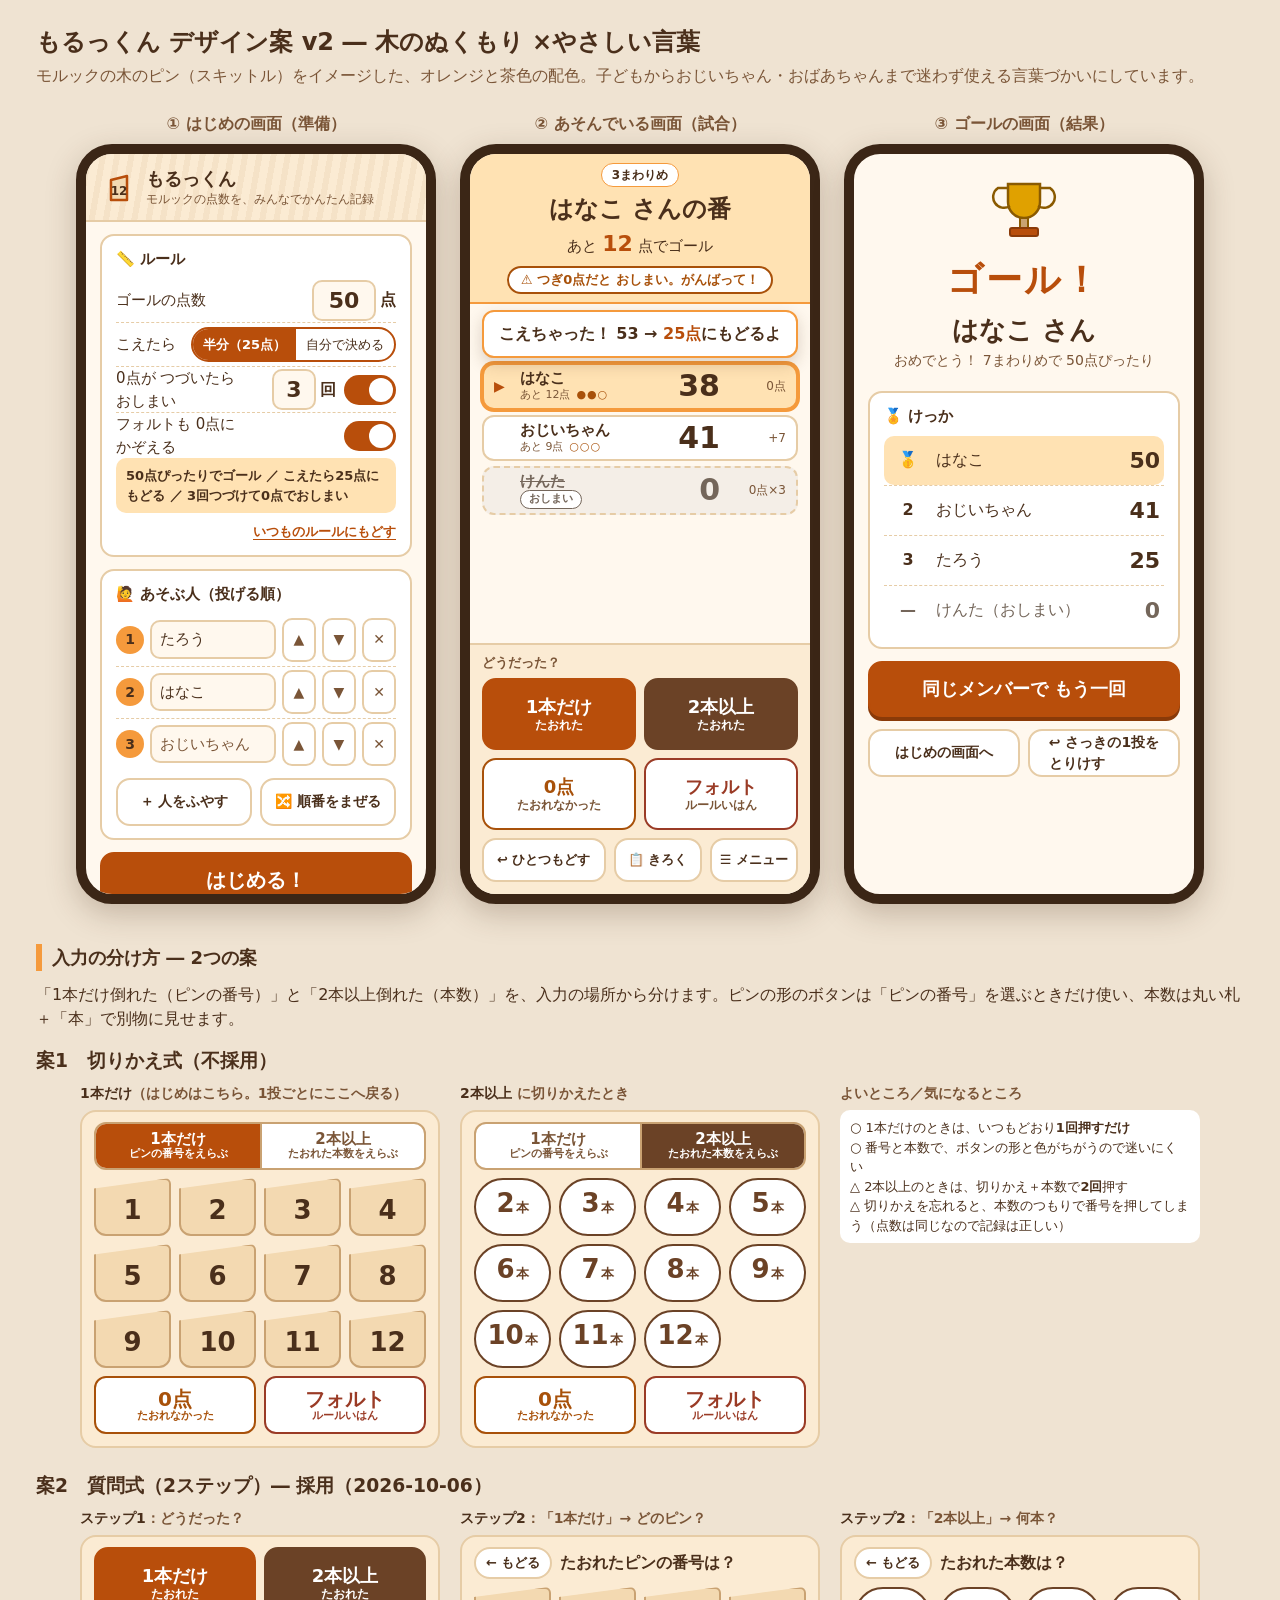
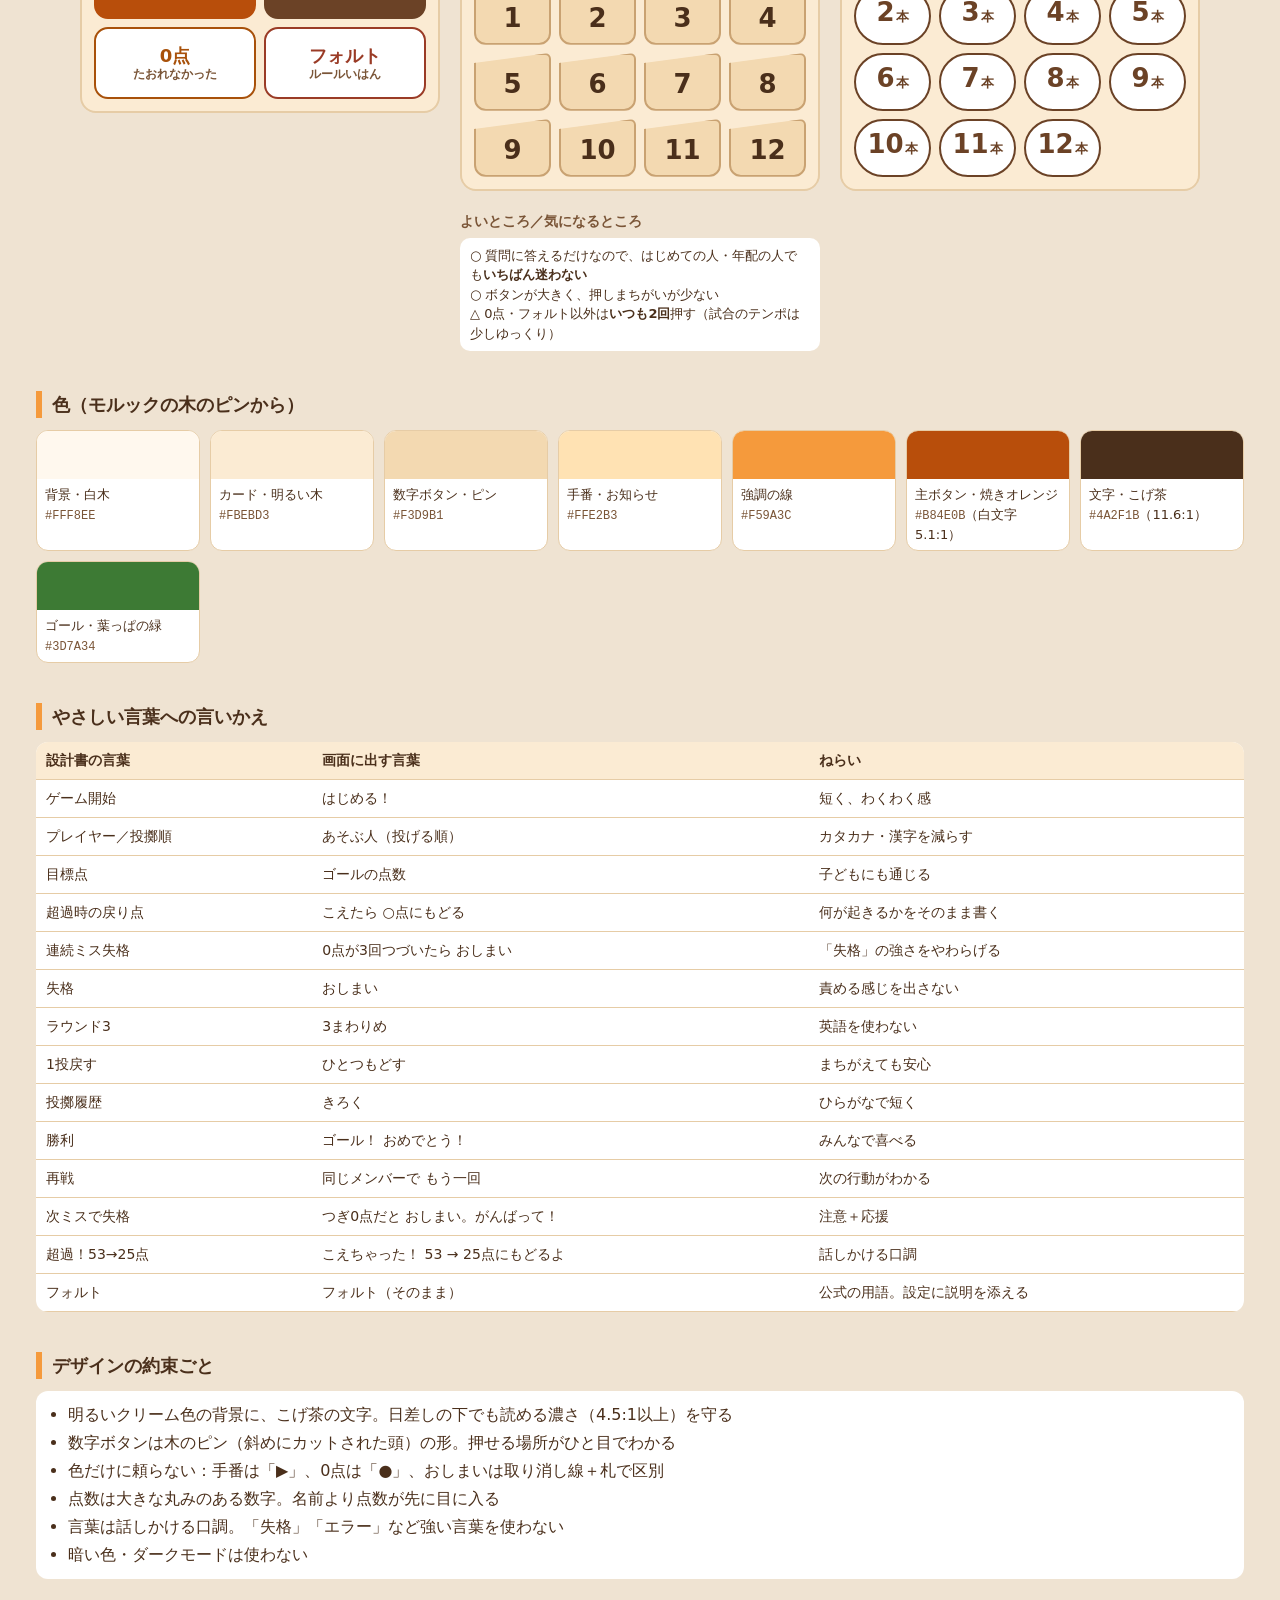
<file: docs/design-mockup.html>
<!doctype html>
<html lang="ja">
<head>
<meta charset="utf-8">
<meta name="viewport" content="width=device-width, initial-scale=1">
<title>デザイン案 - もるっくん</title>
<style>
  /* ===== デザイントークン（index.html にもこのまま移す） ===== */
  :root {
    --bg: #FFF8EE;          /* 白木（バーチ材）のクリーム */
    --surface: #FBEBD3;     /* 明るい木のカード */
    --line: #E6CCA6;        /* 木目の線 */
    --text: #4A2F1B;        /* こげ茶（本文） 11.6:1 */
    --text-sub: #7A5537;    /* 茶（補足） 6.3:1 */
    --accent: #B84E0B;      /* 焼きオレンジ（主ボタン・白文字 5.1:1） */
    --accent-soft: #FFE2B3; /* 手番の行・お知らせ帯 */
    --accent-line: #F59A3C; /* 手番の枠・強調線 */
    --pin: #F3D9B1;         /* スキットル（木のピン）色のボタン */
    --pin-edge: #C9A272;
    --miss: #A8510A;        /* 0点の印 */
    --fault: #9A3B26;       /* フォルト（赤茶） */
    --out: #74665A;         /* おしまい（グレー） */
    --win: #3D7A34;         /* ゴール（葉っぱの緑） */
    --gold: #E0A100;
    --radius: 14px;
    --tap: 56px;
    --font: system-ui, -apple-system, "Hiragino Maru Gothic ProN", "Hiragino Sans", "Noto Sans JP", sans-serif;
    --font-num: ui-rounded, "SF Pro Rounded", "Hiragino Maru Gothic ProN", system-ui, sans-serif;
  }

  * { box-sizing: border-box; }
  body {
    margin: 0;
    background: #EFE3D2;
    color: var(--text);
    font-family: var(--font);
    line-height: 1.5;
  }
  .doc { max-width: 1240px; margin: 0 auto; padding: 24px 16px 64px; }
  .doc > h1 { font-size: 24px; margin: 0 0 4px; }
  .doc > p.lead { margin: 0 0 24px; color: var(--text-sub); }
  .doc h2.section { font-size: 18px; margin: 40px 0 12px; border-left: 6px solid var(--accent-line); padding-left: 10px; }

  /* ===== スマホ枠 ===== */
  .phones { display: flex; flex-wrap: wrap; gap: 24px; justify-content: center; }
  .phone-wrap { display: flex; flex-direction: column; align-items: center; gap: 8px; }
  .phone-label { font-weight: 700; color: var(--text-sub); }
  .phone {
    width: 360px; max-width: calc(100vw - 32px);
    height: 760px;
    background: var(--bg);
    border: 10px solid #3B2616;
    border-radius: 36px;
    overflow: hidden;
    display: flex; flex-direction: column;
    position: relative;
    box-shadow: 0 10px 30px rgba(74,47,27,.25);
  }

  /* ===== 共通部品 ===== */
  .app-head {
    display: flex; align-items: center; gap: 10px;
    padding: 14px 16px 12px;
    background:
      repeating-linear-gradient(100deg, rgba(201,162,114,.12) 0 6px, transparent 6px 14px),
      var(--surface);
    border-bottom: 2px solid var(--line);
  }
  .app-head .title { font-weight: 800; font-size: 18px; line-height: 1.2; }
  .app-head .sub { font-size: 12px; color: var(--text-sub); }
  .body { flex: 1; overflow: hidden; padding: 12px 14px; display: flex; flex-direction: column; gap: 12px; }
  .card { background: #fff; border: 2px solid var(--line); border-radius: var(--radius); padding: 12px 14px; }
  .card h3 { margin: 0 0 8px; font-size: 15px; display: flex; align-items: center; gap: 6px; }
  .row { display: flex; align-items: center; justify-content: space-between; gap: 8px; min-height: 44px; }
  .row + .row { border-top: 1px dashed var(--line); }
  .row .label { font-size: 15px; }
  .num-input {
    display: inline-flex; align-items: center; gap: 4px; font-weight: 700;
  }
  .num-input b {
    min-width: 64px; text-align: center; font-family: var(--font-num); font-size: 22px;
    border: 2px solid var(--line); border-radius: 10px; padding: 2px 8px; background: var(--bg);
  }
  .seg { display: inline-flex; border: 2px solid var(--accent); border-radius: 999px; overflow: hidden; font-size: 13px; }
  .seg span { padding: 6px 10px; }
  .seg .on { background: var(--accent); color: #fff; font-weight: 700; }
  .switch { width: 52px; height: 30px; border-radius: 999px; background: var(--accent); position: relative; flex: none; }
  .switch::after { content: ""; position: absolute; top: 3px; right: 3px; width: 24px; height: 24px; border-radius: 50%; background: #fff; }
  .summary {
    background: var(--accent-soft); border-radius: 10px; padding: 8px 10px; font-size: 13px; font-weight: 700;
  }
  .link-btn { font-size: 13px; color: var(--accent); font-weight: 700; text-decoration: underline; text-underline-offset: 3px; }

  .player { display: flex; align-items: center; gap: 6px; min-height: 52px; }
  .player + .player { border-top: 1px dashed var(--line); }
  .badge {
    flex: none; width: 28px; height: 28px; border-radius: 50%;
    background: var(--accent-line); color: var(--text); font-weight: 800; font-size: 14px;
    display: grid; place-items: center;
  }
  .name-box { flex: 1; min-width: 0; white-space: nowrap; overflow: hidden; text-overflow: ellipsis; border: 2px solid var(--line); border-radius: 10px; padding: 6px 8px; background: var(--bg); font-size: 15px; }
  .mini { flex: none; width: 34px; height: 44px; border: 2px solid var(--line); border-radius: 10px; display: grid; place-items: center; color: var(--text-sub); background: #fff; font-size: 14px; }
  .btn-row { display: flex; gap: 8px; margin-top: 8px; }
  .btn {
    min-height: var(--tap); border-radius: var(--radius); border: 2px solid var(--line); background: #fff;
    display: flex; align-items: center; justify-content: center; gap: 6px;
    font-weight: 700; font-size: 15px; flex: 1;
  }
  .btn.primary { background: var(--accent); border-color: var(--accent); color: #fff; font-size: 20px; box-shadow: 0 4px 0 #8A3A08; }
  .btn.sub { min-height: 48px; font-size: 14px; }

  /* ===== 試合画面 ===== */
  .turn {
    background: var(--accent-soft); border-bottom: 2px solid var(--accent-line);
    padding: 8px 16px 8px; text-align: center;
  }
  .turn .round { display: inline-block; font-size: 12px; font-weight: 700; background: #fff; border-radius: 999px; padding: 2px 10px; border: 1px solid var(--accent-line); }
  .turn .who { font-size: 24px; font-weight: 800; margin-top: 4px; }
  .turn .left { font-size: 15px; }
  .turn .left b { font-family: var(--font-num); font-size: 22px; color: var(--accent); }
  .warn {
    margin-top: 6px; display: inline-block; font-size: 13px; font-weight: 700;
    background: #fff; color: var(--miss); border: 2px solid var(--miss); border-radius: 999px; padding: 2px 12px;
  }

  .board { display: flex; flex-direction: column; gap: 5px; padding: 8px 12px 0; }
  .p-row {
    display: grid; grid-template-columns: 18px 1fr auto 58px; align-items: center; gap: 8px;
    background: #fff; border: 2px solid var(--line); border-radius: 12px; padding: 4px 10px;
  }
  .p-row.now { background: var(--accent-soft); border-color: var(--accent-line); box-shadow: 0 0 0 2px var(--accent-line); }
  .p-row .mark { color: var(--accent); font-size: 14px; }
  .p-row .nm { font-weight: 700; font-size: 15px; line-height: 1.2; }
  .p-row .meta { font-size: 11px; color: var(--text-sub); display: flex; gap: 6px; align-items: center; }
  .dots { letter-spacing: 1px; color: var(--miss); font-size: 11px; }
  .p-row .score { font-family: var(--font-num); font-size: 30px; font-weight: 800; text-align: right; line-height: 1; }
  .p-row .last { font-size: 12px; text-align: right; color: var(--text-sub); }
  .p-row.out { background: #F4EEE7; border-style: dashed; color: var(--out); }
  .p-row.out .nm { text-decoration: line-through; }
  .tag { font-size: 11px; font-weight: 700; border-radius: 999px; padding: 0 8px; background: #fff; border: 1px solid var(--out); color: var(--out); }

  /* 入力直後に0.5〜1秒だけ、スコアボードの上に重ねて出す */
  .toast {
    position: absolute; left: 12px; right: 12px; top: 156px; z-index: 2;
    padding: 10px 12px; border-radius: 12px;
    background: #fff; border: 2px solid var(--accent-line); font-weight: 800; text-align: center; font-size: 16px;
    box-shadow: 0 6px 16px rgba(74,47,27,.2);
  }

  .pad {
    margin-top: auto; padding: 10px 12px 12px; background: var(--surface); border-top: 2px solid var(--line);
    display: grid; grid-template-columns: repeat(4, 1fr); gap: 8px;
  }
  .pin {
    height: 58px; border: 2px solid var(--pin-edge); background: var(--pin);
    font-family: var(--font-num); font-size: 26px; font-weight: 800;
    display: grid; place-items: center; position: relative;
    /* スキットル（木のピン）の斜めにカットされた頭をイメージ */
    border-radius: 6px 6px 12px 12px;
    clip-path: polygon(0 18%, 100% 0, 100% 100%, 0 100%);
    padding-top: 6px;
  }
  .pin.zero, .pin.fault {
    grid-column: span 2; clip-path: none; border-radius: 12px; background: #fff;
    font-size: 20px; font-family: var(--font); padding-top: 0; line-height: 1.1;
    display: flex; flex-direction: column; align-items: center; justify-content: center;
  }
  .pin.zero { border-color: var(--miss); color: var(--miss); }
  .pin.fault { border-color: var(--fault); color: var(--fault); }
  .pin small { font-size: 11px; font-weight: 700; }
  /* ===== 入力の分け方 ===== */
  /* 案1: 「1本だけ」「2本以上」の切りかえ。1本だけ＝ピンの番号、2本以上＝本数 */
  .mode-switch {
    grid-column: 1 / -1; display: grid; grid-template-columns: 1fr 1fr;
    border: 2px solid var(--pin-edge); border-radius: 12px; overflow: hidden; background: #fff;
  }
  .mode-switch span {
    min-height: 44px; display: flex; flex-direction: column; align-items: center; justify-content: center;
    font-weight: 800; font-size: 15px; line-height: 1.15; color: var(--text-sub);
  }
  .mode-switch span small { font-size: 11px; font-weight: 700; }
  .mode-switch span + span { border-left: 2px solid var(--pin-edge); }
  .mode-switch .on-pin { background: var(--accent); color: #fff; }
  .mode-switch .on-count { background: #6B4226; color: #fff; }
  .pad-q { grid-column: 1 / -1; font-size: 13px; font-weight: 700; color: var(--text-sub); margin: -2px 0; }
  /* 本数ボタン: ピンの形にせず、丸い札＋「本」で別物に見せる */
  .count {
    height: 58px; border-radius: 999px; border: 2px solid #6B4226; background: #fff; color: #6B4226;
    display: flex; align-items: baseline; justify-content: center; gap: 1px; padding-top: 10px;
    font-weight: 800;
  }
  .count b { font-family: var(--font-num); font-size: 26px; line-height: 1; }
  .count small { font-size: 13px; }
  .count.blank { visibility: hidden; }

  /* 案2: まず「どうだった？」を聞き、次に番号か本数をえらぶ */
  .choice {
    grid-column: span 2; height: 72px; border-radius: 14px; border: 2px solid var(--pin-edge); background: #fff;
    display: flex; flex-direction: column; align-items: center; justify-content: center;
    font-weight: 800; font-size: 18px; line-height: 1.2;
  }
  .choice small { font-size: 12px; font-weight: 700; color: var(--text-sub); }
  .choice.one { background: var(--accent); border-color: var(--accent); color: #fff; }
  .choice.one small, .choice.many small { color: #fff; }
  .choice.many { background: #6B4226; border-color: #6B4226; color: #fff; }
  .choice.zero { border-color: var(--miss); color: var(--miss); }
  .choice.fault { border-color: var(--fault); color: var(--fault); }
  .step-head { grid-column: 1 / -1; display: flex; align-items: center; gap: 8px; font-weight: 800; }
  .step-head .back { font-size: 13px; border: 2px solid var(--line); border-radius: 999px; padding: 4px 10px; background: #fff; }

  .pad-cards { display: flex; flex-wrap: wrap; gap: 20px; justify-content: center; }
  .pad-card { width: 360px; max-width: 100%; display: flex; flex-direction: column; gap: 6px; }
  .pad-card .pad { border: 2px solid var(--line); border-radius: 16px; margin-top: 0; }
  .pad-card .cap { font-weight: 700; color: var(--text-sub); font-size: 14px; }
  .pad-card .cap b { color: var(--text); }
  .pros { font-size: 13px; background: #fff; border-radius: 10px; padding: 8px 10px; }
  .tools { grid-column: 1 / -1; display: grid; grid-template-columns: 1.4fr 1fr 1fr; gap: 8px; }
  .tools .btn { min-height: 44px; font-size: 13px; }

  /* ===== 結果画面 ===== */
  .goal { text-align: center; padding: 20px 16px 8px; }
  .goal .big { font-size: 36px; font-weight: 900; color: var(--accent); letter-spacing: .05em; }
  .goal .winner { font-size: 26px; font-weight: 800; margin-top: 4px; }
  .goal .msg { color: var(--text-sub); font-size: 14px; }
  .rank { display: grid; grid-template-columns: 40px 1fr auto; gap: 8px; align-items: center; padding: 8px 4px; }
  .rank + .rank { border-top: 1px dashed var(--line); }
  .rank .pos { font-weight: 800; text-align: center; }
  .rank .sc { font-family: var(--font-num); font-size: 22px; font-weight: 800; }
  .rank.first { background: var(--accent-soft); border-radius: 10px; }
  .rank.out { color: var(--out); }

  /* ===== 説明パート ===== */
  .swatches { display: grid; grid-template-columns: repeat(auto-fill, minmax(150px, 1fr)); gap: 10px; }
  .sw { border-radius: 12px; overflow: hidden; border: 1px solid var(--line); background: #fff; font-size: 13px; }
  .sw i { display: block; height: 48px; }
  .sw div { padding: 6px 8px; }
  .sw code { font-size: 12px; color: var(--text-sub); }
  table.words { width: 100%; border-collapse: collapse; background: #fff; border-radius: 12px; overflow: hidden; font-size: 14px; }
  table.words th, table.words td { padding: 8px 10px; border-bottom: 1px solid var(--line); text-align: left; vertical-align: top; }
  table.words th { background: var(--surface); }
  .wrap-table { overflow-x: auto; }
  ul.principles { background: #fff; border-radius: 12px; padding: 12px 12px 12px 32px; margin: 0; }
  ul.principles li + li { margin-top: 4px; }
</style>
</head>
<body>
<div class="doc">
  <h1>もるっくん デザイン案 v2 ― 木のぬくもり ×やさしい言葉</h1>
  <p class="lead">モルックの木のピン（スキットル）をイメージした、オレンジと茶色の配色。子どもからおじいちゃん・おばあちゃんまで迷わず使える言葉づかいにしています。</p>

  <div class="phones">

    <!-- ===== 準備画面 ===== -->
    <div class="phone-wrap">
      <div class="phone-label">① はじめの画面（準備）</div>
      <div class="phone">
        <div class="app-head">
          <svg width="34" height="34" viewBox="0 0 34 34" aria-hidden="true">
            <path d="M9 9 L25 5 V29 H9 Z" fill="#F3D9B1" stroke="#B84E0B" stroke-width="2.5" stroke-linejoin="round"/>
            <text x="17" y="24" text-anchor="middle" font-size="12" font-weight="800" fill="#4A2F1B">12</text>
          </svg>
          <div>
            <div class="title">もるっくん</div>
            <div class="sub">モルックの点数を、みんなでかんたん記録</div>
          </div>
        </div>
        <div class="body">
          <div class="card">
            <h3>📏 ルール</h3>
            <div class="row"><span class="label">ゴールの点数</span><span class="num-input"><b>50</b>点</span></div>
            <div class="row"><span class="label">こえたら</span><span class="seg"><span class="on">半分（25点）</span><span>自分で決める</span></span></div>
            <div class="row"><span class="label">0点が つづいたら<br>おしまい</span><span style="display:flex;gap:8px;align-items:center"><span class="num-input"><b style="min-width:44px">3</b>回</span><span class="switch"></span></span></div>
            <div class="row"><span class="label">フォルトも 0点に<br>かぞえる</span><span class="switch"></span></div>
            <div class="summary">50点ぴったりでゴール ／ こえたら25点にもどる ／ 3回つづけて0点でおしまい</div>
            <div style="text-align:right;margin-top:6px"><span class="link-btn">いつものルールにもどす</span></div>
          </div>

          <div class="card">
            <h3>🙋 あそぶ人（投げる順）</h3>
            <div class="player"><span class="badge">1</span><span class="name-box">たろう</span><span class="mini">▲</span><span class="mini">▼</span><span class="mini">✕</span></div>
            <div class="player"><span class="badge">2</span><span class="name-box">はなこ</span><span class="mini">▲</span><span class="mini">▼</span><span class="mini">✕</span></div>
            <div class="player"><span class="badge">3</span><span class="name-box" style="color:var(--text-sub)">おじいちゃん</span><span class="mini">▲</span><span class="mini">▼</span><span class="mini">✕</span></div>
            <div class="btn-row"><span class="btn sub">＋ 人をふやす</span><span class="btn sub">🔀 順番をまぜる</span></div>
          </div>

          <span class="btn primary" style="flex:none">はじめる！</span>
        </div>
      </div>
    </div>

    <!-- ===== 試合画面 ===== -->
    <div class="phone-wrap">
      <div class="phone-label">② あそんでいる画面（試合）</div>
      <div class="phone">
        <div class="turn">
          <span class="round">3まわりめ</span>
          <div class="who">はなこ さんの番</div>
          <div class="left">あと <b>12</b> 点でゴール</div>
          <div class="warn">⚠ つぎ0点だと おしまい。がんばって！</div>
        </div>

        <div class="toast">こえちゃった！ 53 → <span style="color:var(--accent)">25点</span>にもどるよ</div>

        <div class="board">
          <div class="p-row">
            <span class="mark"></span>
            <div><div class="nm">たろう</div><div class="meta">あと 25点 <span class="dots">○○○</span></div></div>
            <div class="score">25</div>
            <div class="last">こえた↩︎</div>
          </div>
          <div class="p-row now">
            <span class="mark">▶</span>
            <div><div class="nm">はなこ</div><div class="meta">あと 12点 <span class="dots">●●○</span></div></div>
            <div class="score">38</div>
            <div class="last">0点</div>
          </div>
          <div class="p-row">
            <span class="mark"></span>
            <div><div class="nm">おじいちゃん</div><div class="meta">あと 9点 <span class="dots">○○○</span></div></div>
            <div class="score">41</div>
            <div class="last">+7</div>
          </div>
          <div class="p-row out">
            <span class="mark"></span>
            <div><div class="nm">けんた</div><div class="meta"><span class="tag">おしまい</span></div></div>
            <div class="score">0</div>
            <div class="last">0点×3</div>
          </div>
        </div>

        <div class="pad">
          <div class="pad-q">どうだった？</div>
          <span class="choice one">1本だけ<small>たおれた</small></span>
          <span class="choice many">2本以上<small>たおれた</small></span>
          <span class="choice zero">0点<small>たおれなかった</small></span>
          <span class="choice fault">フォルト<small>ルールいはん</small></span>
          <div class="tools">
            <span class="btn">↩︎ ひとつもどす</span>
            <span class="btn">📋 きろく</span>
            <span class="btn">☰ メニュー</span>
          </div>
        </div>
      </div>
    </div>

    <!-- ===== 結果画面 ===== -->
    <div class="phone-wrap">
      <div class="phone-label">③ ゴールの画面（結果）</div>
      <div class="phone">
        <div class="goal">
          <svg width="72" height="72" viewBox="0 0 72 72" aria-hidden="true">
            <path d="M20 10 H52 V28 A16 16 0 0 1 20 28 Z" fill="#E0A100" stroke="#8A5A00" stroke-width="2.5"/>
            <path d="M20 14 H10 A10 10 0 0 0 22 32 M52 14 H62 A10 10 0 0 1 50 32" fill="none" stroke="#8A5A00" stroke-width="2.5"/>
            <rect x="32" y="44" width="8" height="10" fill="#C9A272" stroke="#8A5A00" stroke-width="2"/>
            <rect x="22" y="54" width="28" height="8" rx="2" fill="#B84E0B" stroke="#8A3A08" stroke-width="2"/>
          </svg>
          <div class="big">ゴール！</div>
          <div class="winner">はなこ さん</div>
          <div class="msg">おめでとう！ 7まわりめで 50点ぴったり</div>
        </div>
        <div class="body">
          <div class="card">
            <h3>🏅 けっか</h3>
            <div class="rank first"><span class="pos">🥇</span><span>はなこ</span><span class="sc">50</span></div>
            <div class="rank"><span class="pos">2</span><span>おじいちゃん</span><span class="sc">41</span></div>
            <div class="rank"><span class="pos">3</span><span>たろう</span><span class="sc">25</span></div>
            <div class="rank out"><span class="pos">—</span><span>けんた（おしまい）</span><span class="sc">0</span></div>
          </div>
          <span class="btn primary" style="flex:none;font-size:18px">同じメンバーで もう一回</span>
          <div class="btn-row" style="margin-top:0">
            <span class="btn sub">はじめの画面へ</span>
            <span class="btn sub">↩︎ さっきの1投を<br>とりけす</span>
          </div>
        </div>
      </div>
    </div>
  </div>

  <h2 class="section">入力の分け方 ― 2つの案</h2>
  <p style="margin:0 0 12px">「1本だけ倒れた（ピンの番号）」と「2本以上倒れた（本数）」を、入力の場所から分けます。ピンの形のボタンは「ピンの番号」を選ぶときだけ使い、本数は丸い札＋「本」で別物に見せます。</p>

  <h3 style="margin:16px 0 8px">案1　切りかえ式（不採用）</h3>
  <div class="pad-cards">
    <div class="pad-card">
      <div class="cap"><b>1本だけ</b>（はじめはこちら。1投ごとにここへ戻る）</div>
      <div class="pad">
        <div class="mode-switch"><span class="on-pin">1本だけ<small>ピンの番号をえらぶ</small></span><span>2本以上<small>たおれた本数をえらぶ</small></span></div>
        <span class="pin">1</span><span class="pin">2</span><span class="pin">3</span><span class="pin">4</span>
        <span class="pin">5</span><span class="pin">6</span><span class="pin">7</span><span class="pin">8</span>
        <span class="pin">9</span><span class="pin">10</span><span class="pin">11</span><span class="pin">12</span>
        <span class="pin zero">0点<small>たおれなかった</small></span>
        <span class="pin fault">フォルト<small>ルールいはん</small></span>
      </div>
    </div>
    <div class="pad-card">
      <div class="cap"><b>2本以上</b> に切りかえたとき</div>
      <div class="pad">
        <div class="mode-switch"><span>1本だけ<small>ピンの番号をえらぶ</small></span><span class="on-count">2本以上<small>たおれた本数をえらぶ</small></span></div>
        <span class="count"><b>2</b><small>本</small></span><span class="count"><b>3</b><small>本</small></span><span class="count"><b>4</b><small>本</small></span><span class="count"><b>5</b><small>本</small></span>
        <span class="count"><b>6</b><small>本</small></span><span class="count"><b>7</b><small>本</small></span><span class="count"><b>8</b><small>本</small></span><span class="count"><b>9</b><small>本</small></span>
        <span class="count"><b>10</b><small>本</small></span><span class="count"><b>11</b><small>本</small></span><span class="count"><b>12</b><small>本</small></span><span class="count blank"></span>
        <span class="pin zero">0点<small>たおれなかった</small></span>
        <span class="pin fault">フォルト<small>ルールいはん</small></span>
      </div>
    </div>
    <div class="pad-card">
      <div class="cap">よいところ／気になるところ</div>
      <div class="pros">
        ○ 1本だけのときは、いつもどおり<b>1回押すだけ</b><br>
        ○ 番号と本数で、ボタンの形と色がちがうので迷いにくい<br>
        △ 2本以上のときは、切りかえ＋本数で<b>2回</b>押す<br>
        △ 切りかえを忘れると、本数のつもりで番号を押してしまう（点数は同じなので記録は正しい）
      </div>
    </div>
  </div>

  <h3 style="margin:24px 0 8px">案2　質問式（2ステップ）― 採用（2026-10-06）</h3>
  <div class="pad-cards">
    <div class="pad-card">
      <div class="cap"><b>ステップ1</b>：どうだった？</div>
      <div class="pad">
        <span class="choice one">1本だけ<small>たおれた</small></span>
        <span class="choice many">2本以上<small>たおれた</small></span>
        <span class="choice zero">0点<small>たおれなかった</small></span>
        <span class="choice fault">フォルト<small>ルールいはん</small></span>
      </div>
    </div>
    <div class="pad-card">
      <div class="cap"><b>ステップ2</b>：「1本だけ」→ どのピン？</div>
      <div class="pad">
        <div class="step-head"><span class="back">← もどる</span>たおれたピンの番号は？</div>
        <span class="pin">1</span><span class="pin">2</span><span class="pin">3</span><span class="pin">4</span>
        <span class="pin">5</span><span class="pin">6</span><span class="pin">7</span><span class="pin">8</span>
        <span class="pin">9</span><span class="pin">10</span><span class="pin">11</span><span class="pin">12</span>
      </div>
    </div>
    <div class="pad-card">
      <div class="cap"><b>ステップ2</b>：「2本以上」→ 何本？</div>
      <div class="pad">
        <div class="step-head"><span class="back">← もどる</span>たおれた本数は？</div>
        <span class="count"><b>2</b><small>本</small></span><span class="count"><b>3</b><small>本</small></span><span class="count"><b>4</b><small>本</small></span><span class="count"><b>5</b><small>本</small></span>
        <span class="count"><b>6</b><small>本</small></span><span class="count"><b>7</b><small>本</small></span><span class="count"><b>8</b><small>本</small></span><span class="count"><b>9</b><small>本</small></span>
        <span class="count"><b>10</b><small>本</small></span><span class="count"><b>11</b><small>本</small></span><span class="count"><b>12</b><small>本</small></span><span class="count blank"></span>
      </div>
    </div>
    <div class="pad-card">
      <div class="cap">よいところ／気になるところ</div>
      <div class="pros">
        ○ 質問に答えるだけなので、はじめての人・年配の人でも<b>いちばん迷わない</b><br>
        ○ ボタンが大きく、押しまちがいが少ない<br>
        △ 0点・フォルト以外は<b>いつも2回</b>押す（試合のテンポは少しゆっくり）
      </div>
    </div>
  </div>

  <h2 class="section">色（モルックの木のピンから）</h2>
  <div class="swatches">
    <div class="sw"><i style="background:#FFF8EE"></i><div>背景・白木<br><code>#FFF8EE</code></div></div>
    <div class="sw"><i style="background:#FBEBD3"></i><div>カード・明るい木<br><code>#FBEBD3</code></div></div>
    <div class="sw"><i style="background:#F3D9B1"></i><div>数字ボタン・ピン<br><code>#F3D9B1</code></div></div>
    <div class="sw"><i style="background:#FFE2B3"></i><div>手番・お知らせ<br><code>#FFE2B3</code></div></div>
    <div class="sw"><i style="background:#F59A3C"></i><div>強調の線<br><code>#F59A3C</code></div></div>
    <div class="sw"><i style="background:#B84E0B"></i><div>主ボタン・焼きオレンジ<br><code>#B84E0B</code>（白文字 5.1:1）</div></div>
    <div class="sw"><i style="background:#4A2F1B"></i><div>文字・こげ茶<br><code>#4A2F1B</code>（11.6:1）</div></div>
    <div class="sw"><i style="background:#3D7A34"></i><div>ゴール・葉っぱの緑<br><code>#3D7A34</code></div></div>
  </div>

  <h2 class="section">やさしい言葉への言いかえ</h2>
  <div class="wrap-table">
    <table class="words">
      <tr><th>設計書の言葉</th><th>画面に出す言葉</th><th>ねらい</th></tr>
      <tr><td>ゲーム開始</td><td>はじめる！</td><td>短く、わくわく感</td></tr>
      <tr><td>プレイヤー／投擲順</td><td>あそぶ人（投げる順）</td><td>カタカナ・漢字を減らす</td></tr>
      <tr><td>目標点</td><td>ゴールの点数</td><td>子どもにも通じる</td></tr>
      <tr><td>超過時の戻り点</td><td>こえたら ○点にもどる</td><td>何が起きるかをそのまま書く</td></tr>
      <tr><td>連続ミス失格</td><td>0点が3回つづいたら おしまい</td><td>「失格」の強さをやわらげる</td></tr>
      <tr><td>失格</td><td>おしまい</td><td>責める感じを出さない</td></tr>
      <tr><td>ラウンド3</td><td>3まわりめ</td><td>英語を使わない</td></tr>
      <tr><td>1投戻す</td><td>ひとつもどす</td><td>まちがえても安心</td></tr>
      <tr><td>投擲履歴</td><td>きろく</td><td>ひらがなで短く</td></tr>
      <tr><td>勝利</td><td>ゴール！ おめでとう！</td><td>みんなで喜べる</td></tr>
      <tr><td>再戦</td><td>同じメンバーで もう一回</td><td>次の行動がわかる</td></tr>
      <tr><td>次ミスで失格</td><td>つぎ0点だと おしまい。がんばって！</td><td>注意＋応援</td></tr>
      <tr><td>超過！53→25点</td><td>こえちゃった！ 53 → 25点にもどるよ</td><td>話しかける口調</td></tr>
      <tr><td>フォルト</td><td>フォルト（そのまま）</td><td>公式の用語。設定に説明を添える</td></tr>
    </table>
  </div>

  <h2 class="section">デザインの約束ごと</h2>
  <ul class="principles">
    <li>明るいクリーム色の背景に、こげ茶の文字。日差しの下でも読める濃さ（4.5:1以上）を守る</li>
    <li>数字ボタンは木のピン（斜めにカットされた頭）の形。押せる場所がひと目でわかる</li>
    <li>色だけに頼らない：手番は「▶」、0点は「●」、おしまいは取り消し線＋札で区別</li>
    <li>点数は大きな丸みのある数字。名前より点数が先に目に入る</li>
    <li>言葉は話しかける口調。「失格」「エラー」など強い言葉を使わない</li>
    <li>暗い色・ダークモードは使わない</li>
  </ul>
</div>
</body>
</html>
</file>
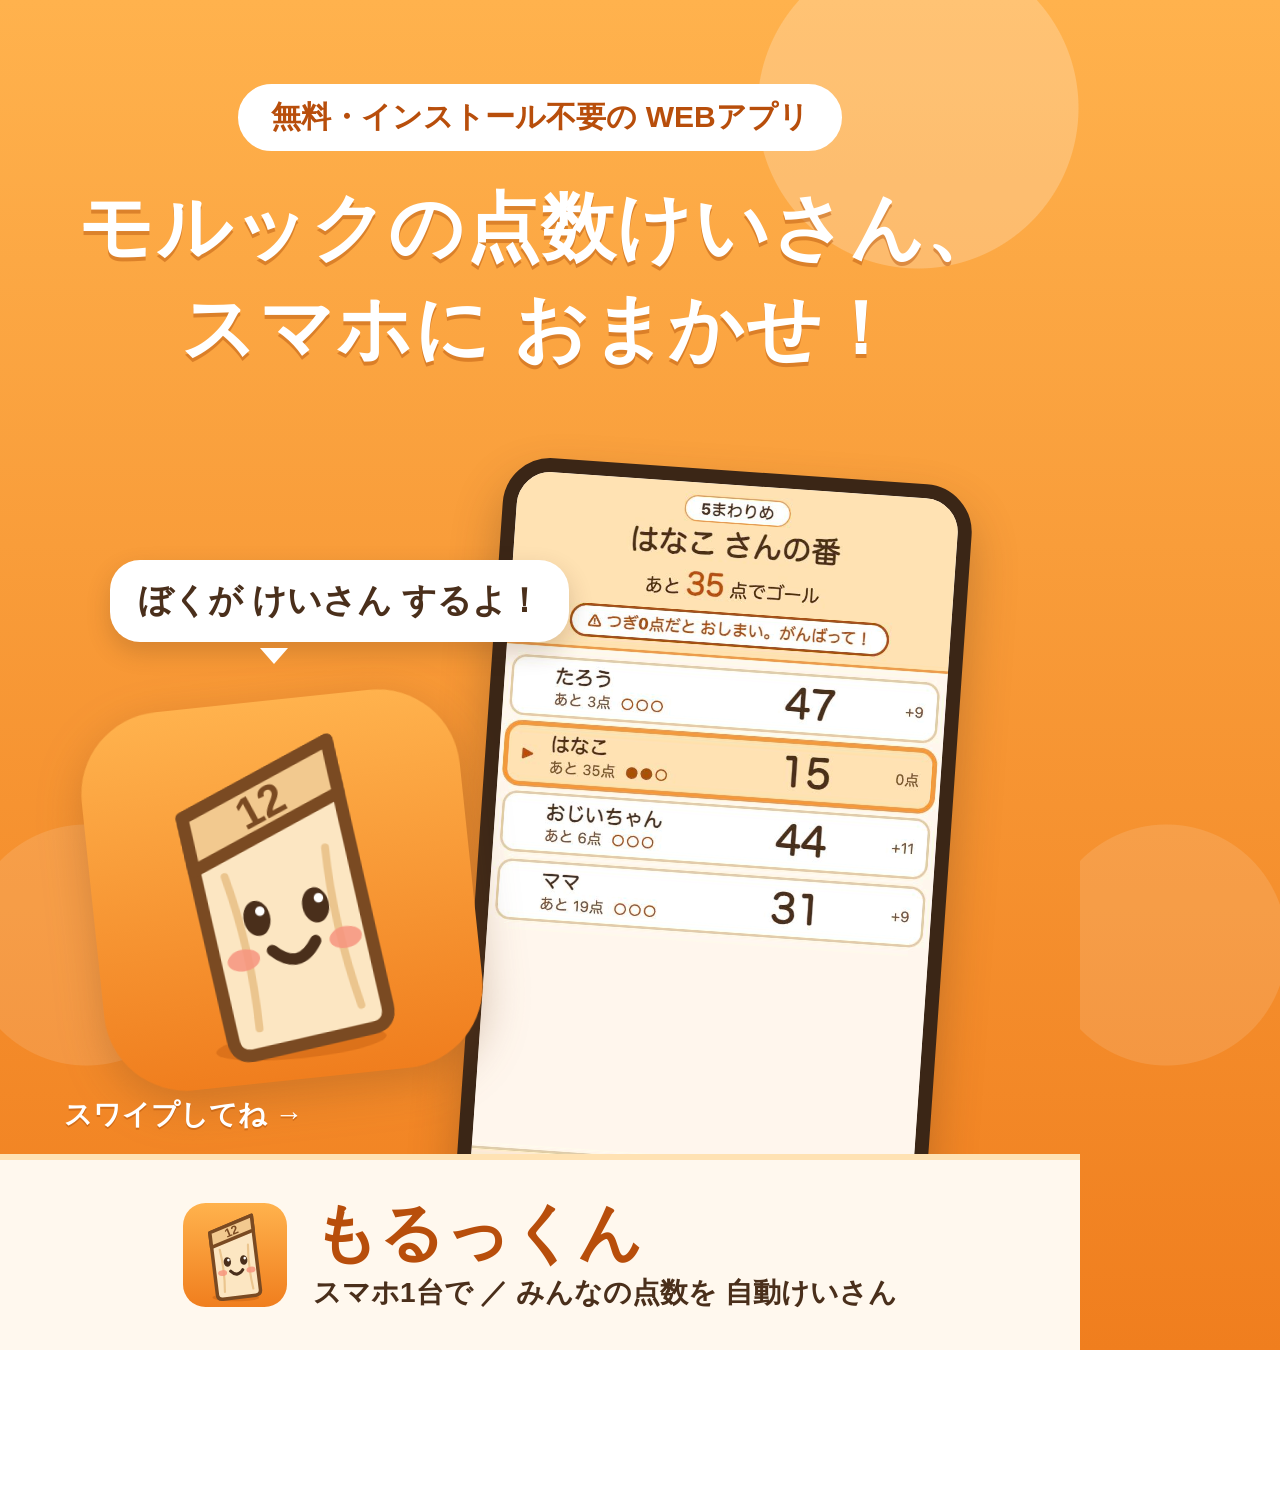
<file: promo/instagram/slide-1.html>
<!DOCTYPE html>
<!-- 1枚目（表紙）: ひと目で「モルックの点数をスマホで自動けいさん」とわかるように -->
<html lang="ja">
<head>
<meta charset="UTF-8">
<link rel="stylesheet" href="slide.css">
<style>
  .label { position: absolute; top: 84px; left: 0; right: 0; text-align: center; }
  .label .pill { background: #FFFFFF; border-color: #FFFFFF; color: #B84E0B; }
  .head {
    position: absolute; top: 178px; left: 0; right: 0; text-align: center;
    font-size: 74px; line-height: 1.36; text-shadow: 0 4px 0 rgba(180, 83, 12, .45);
  }
  .phone { left: 470px; top: 470px; width: 470px; height: 1018px; transform: rotate(4deg); }
  .mascot { left: 92px; top: 700px; width: 380px; transform: rotate(-6deg); }
  .bubble { left: 110px; top: 560px; }
  .bubble::after {
    content: ""; position: absolute; left: 150px; bottom: -22px;
    border: 14px solid transparent; border-top: 16px solid #FFFFFF; border-bottom: 0;
  }
  .band {
    position: absolute; left: 0; right: 0; bottom: 0; height: 196px;
    background: #FFF8EE; color: #4A2F1B;
    display: flex; align-items: center; justify-content: center; gap: 26px;
    border-top: 6px solid #FFE2B3;
  }
  .band img { width: 104px; height: 104px; }
  .band .name { font-size: 64px; font-weight: 700; color: #B84E0B; line-height: 1.1; }
  .band .tags { font-size: 28px; font-weight: 700; margin-top: 6px; }
  .swipe { position: absolute; left: 64px; bottom: 216px; font-size: 28px; font-weight: 700; color: #FFFFFF; text-shadow: 0 2px 0 rgba(180, 83, 12, .5); }
</style>
</head>
<body class="orange">
  <div class="label"><span class="pill">無料・インストール不要の WEBアプリ</span></div>
  <h1 class="head">モルックの点数けいさん、<br>スマホに おまかせ！</h1>

  <div class="phone"><img src="screens/game.jpg" alt=""></div>
  <div class="bubble">ぼくが けいさん するよ！</div>
  <img class="mascot" src="../../favicon.svg" alt="">

  <div class="band">
    <img src="../../favicon.svg" alt="">
    <div>
      <div class="name">もるっくん</div>
      <div class="tags">スマホ1台で ／ みんなの点数を 自動けいさん</div>
    </div>
  </div>
  <div class="swipe">スワイプしてね →</div>
</body>
</html>
</file>
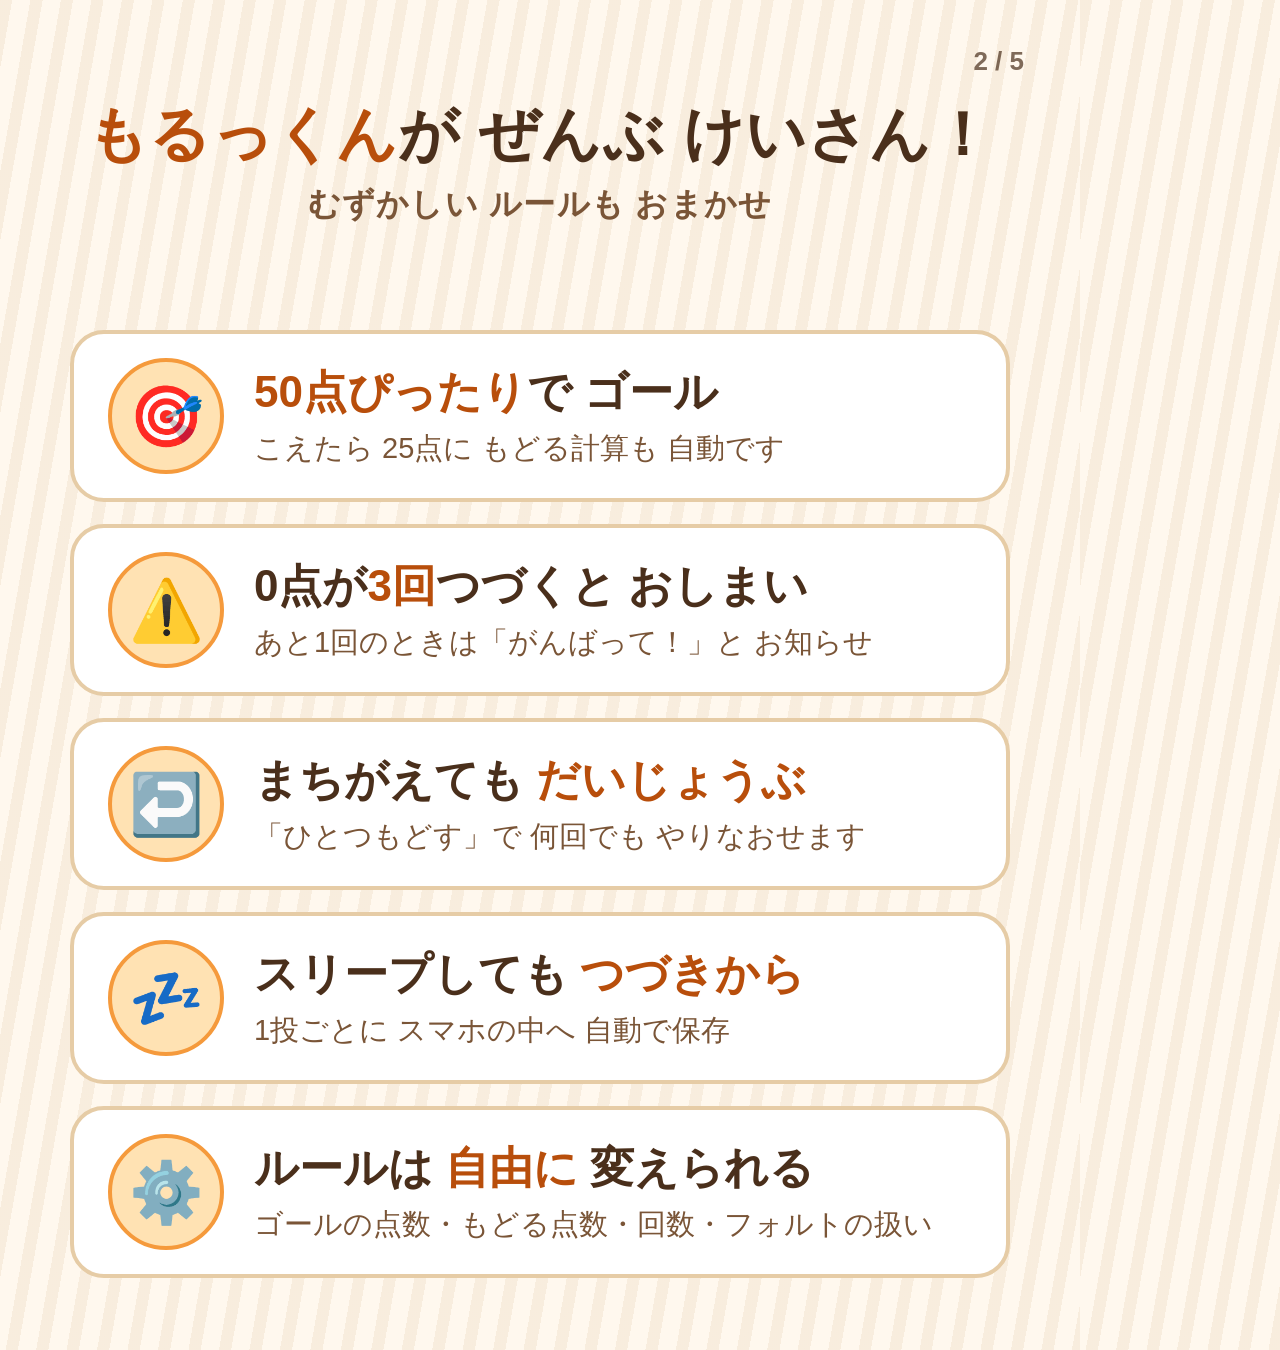
<file: promo/instagram/slide-2.html>
<!DOCTYPE html>
<!-- 2枚目: できること（ルールの計算・おしまいの判定・やりなおし・自動保存・ルール変更） -->
<html lang="ja">
<head>
<meta charset="UTF-8">
<link rel="stylesheet" href="slide.css">
<style>
  .list { position: absolute; top: 330px; left: 70px; right: 70px; display: flex; flex-direction: column; gap: 22px; }
  .item {
    display: flex; align-items: center; gap: 30px;
    background: #FFFFFF; border: 4px solid #E6CCA6; border-radius: 34px; padding: 24px 34px;
  }
  .icon {
    flex: none; width: 116px; height: 116px; border-radius: 50%;
    background: #FFE2B3; border: 4px solid #F59A3C;
    display: grid; place-items: center; font-size: 60px;
  }
  .item h2 { font-size: 44px; font-weight: 700; line-height: 1.3; }
  .item h2 b { color: #B84E0B; }
  .item p { margin-top: 6px; font-size: 29px; color: #7A5537; line-height: 1.45; }
</style>
</head>
<body>
  <div class="page">2 / 5</div>
  <h1 class="title"><b>もるっくん</b>が ぜんぶ けいさん！<small>むずかしい ルールも おまかせ</small></h1>

  <div class="list">
    <div class="item">
      <div class="icon">🎯</div>
      <div><h2><b>50点ぴったり</b>で ゴール</h2><p>こえたら 25点に もどる計算も 自動です</p></div>
    </div>
    <div class="item">
      <div class="icon">⚠️</div>
      <div><h2>0点が<b>3回</b>つづくと おしまい</h2><p>あと1回のときは「がんばって！」と お知らせ</p></div>
    </div>
    <div class="item">
      <div class="icon">↩️</div>
      <div><h2>まちがえても <b>だいじょうぶ</b></h2><p>「ひとつもどす」で 何回でも やりなおせます</p></div>
    </div>
    <div class="item">
      <div class="icon">💤</div>
      <div><h2>スリープしても <b>つづきから</b></h2><p>1投ごとに スマホの中へ 自動で保存</p></div>
    </div>
    <div class="item">
      <div class="icon">⚙️</div>
      <div><h2>ルールは <b>自由に</b> 変えられる</h2><p>ゴールの点数・もどる点数・回数・フォルトの扱い</p></div>
    </div>
  </div>
</body>
</html>
</file>
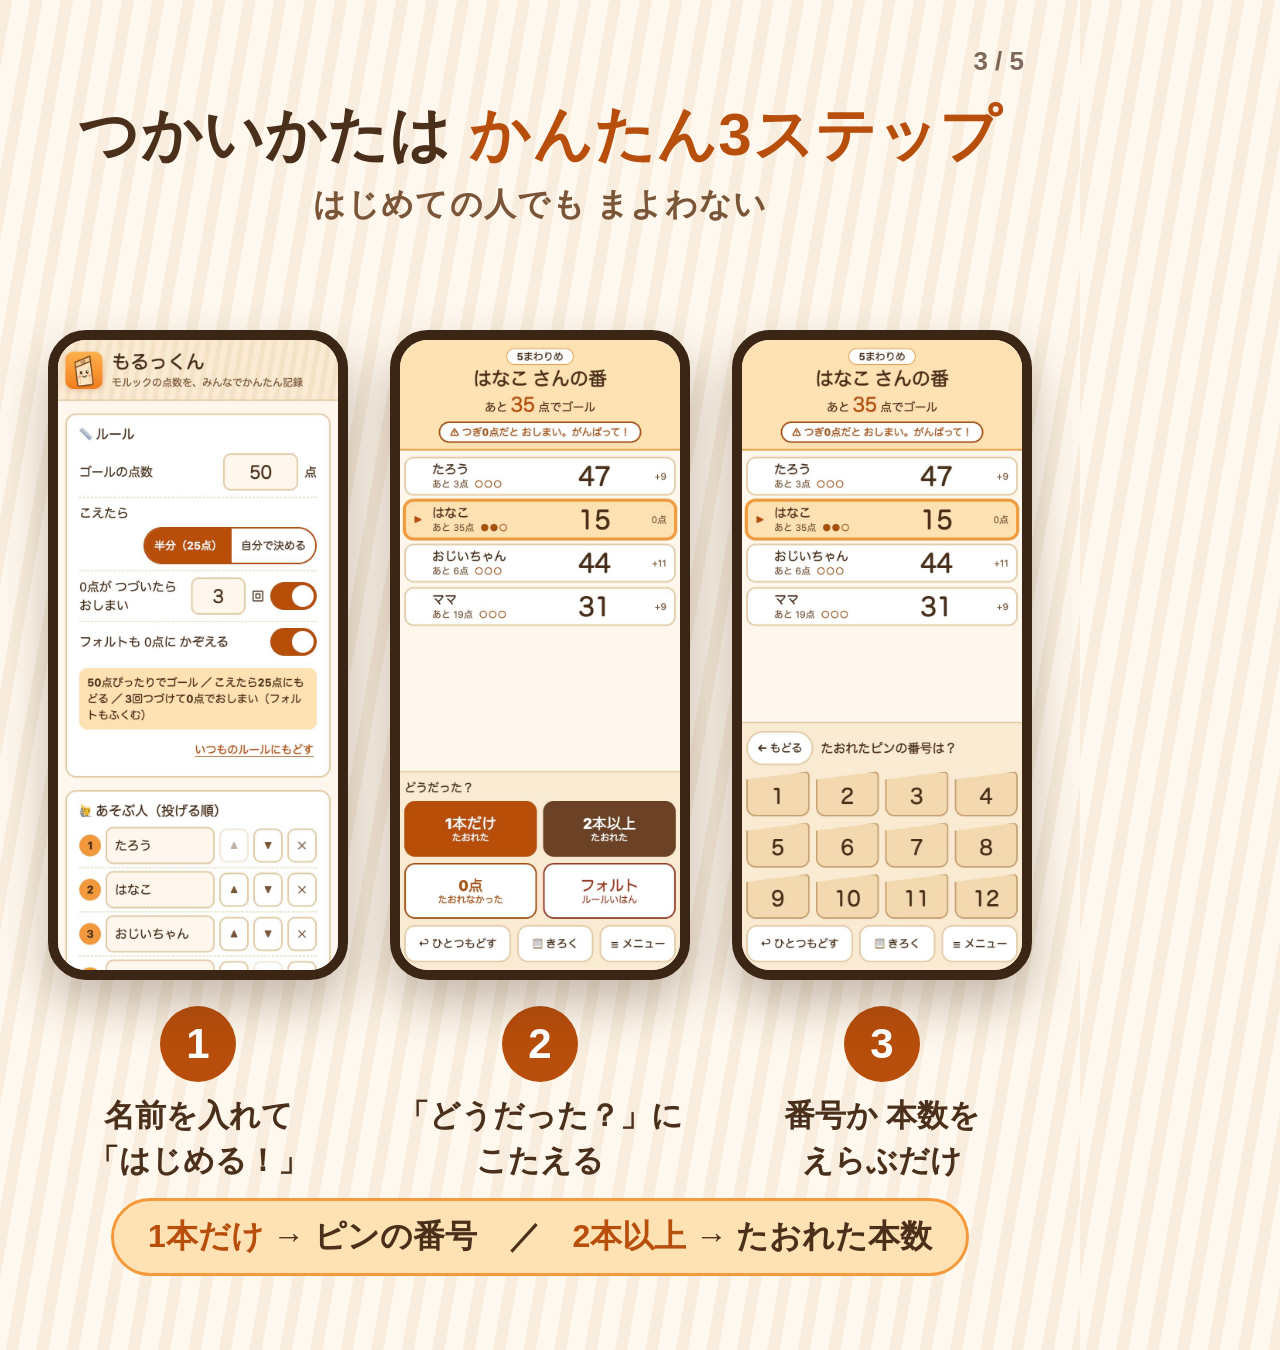
<file: promo/instagram/slide-3.html>
<!DOCTYPE html>
<!-- 3枚目: つかいかた（名前を入れる → どうだった？ → 番号か本数をえらぶ） -->
<html lang="ja">
<head>
<meta charset="UTF-8">
<link rel="stylesheet" href="slide.css">
<style>
  .steps { position: absolute; top: 330px; left: 40px; right: 40px; display: flex; justify-content: space-between; }
  .step { width: 316px; display: flex; flex-direction: column; align-items: center; }
  .step .phone { position: relative; width: 300px; height: 650px; border-width: 10px; border-radius: 38px; }
  .num {
    width: 76px; height: 76px; margin: 26px 0 12px; border-radius: 50%;
    background: #B84E0B; color: #FFFFFF; font-size: 42px; font-weight: 700;
    display: grid; place-items: center;
  }
  .step p { text-align: center; font-size: 31px; font-weight: 700; line-height: 1.45; }
  .note { position: absolute; left: 0; right: 0; bottom: 74px; text-align: center; }
  .note .pill { font-size: 32px; padding: 14px 34px; }
  .note b { color: #B84E0B; }
</style>
</head>
<body>
  <div class="page">3 / 5</div>
  <h1 class="title">つかいかたは <b>かんたん3ステップ</b><small>はじめての人でも まよわない</small></h1>

  <div class="steps">
    <div class="step">
      <div class="phone"><img src="screens/setup.jpg" alt=""></div>
      <div class="num">1</div>
      <p>名前を入れて<br>「はじめる！」</p>
    </div>
    <div class="step">
      <div class="phone"><img src="screens/game.jpg" alt="" style="object-position: bottom"></div>
      <div class="num">2</div>
      <p>「どうだった？」に<br>こたえる</p>
    </div>
    <div class="step">
      <div class="phone"><img src="screens/pins.jpg" alt="" style="object-position: bottom"></div>
      <div class="num">3</div>
      <p>番号か 本数を<br>えらぶだけ</p>
    </div>
  </div>

  <div class="note"><span class="pill"><b>1本だけ</b> → ピンの番号　／　<b>2本以上</b> → たおれた本数</span></div>
</body>
</html>
</file>
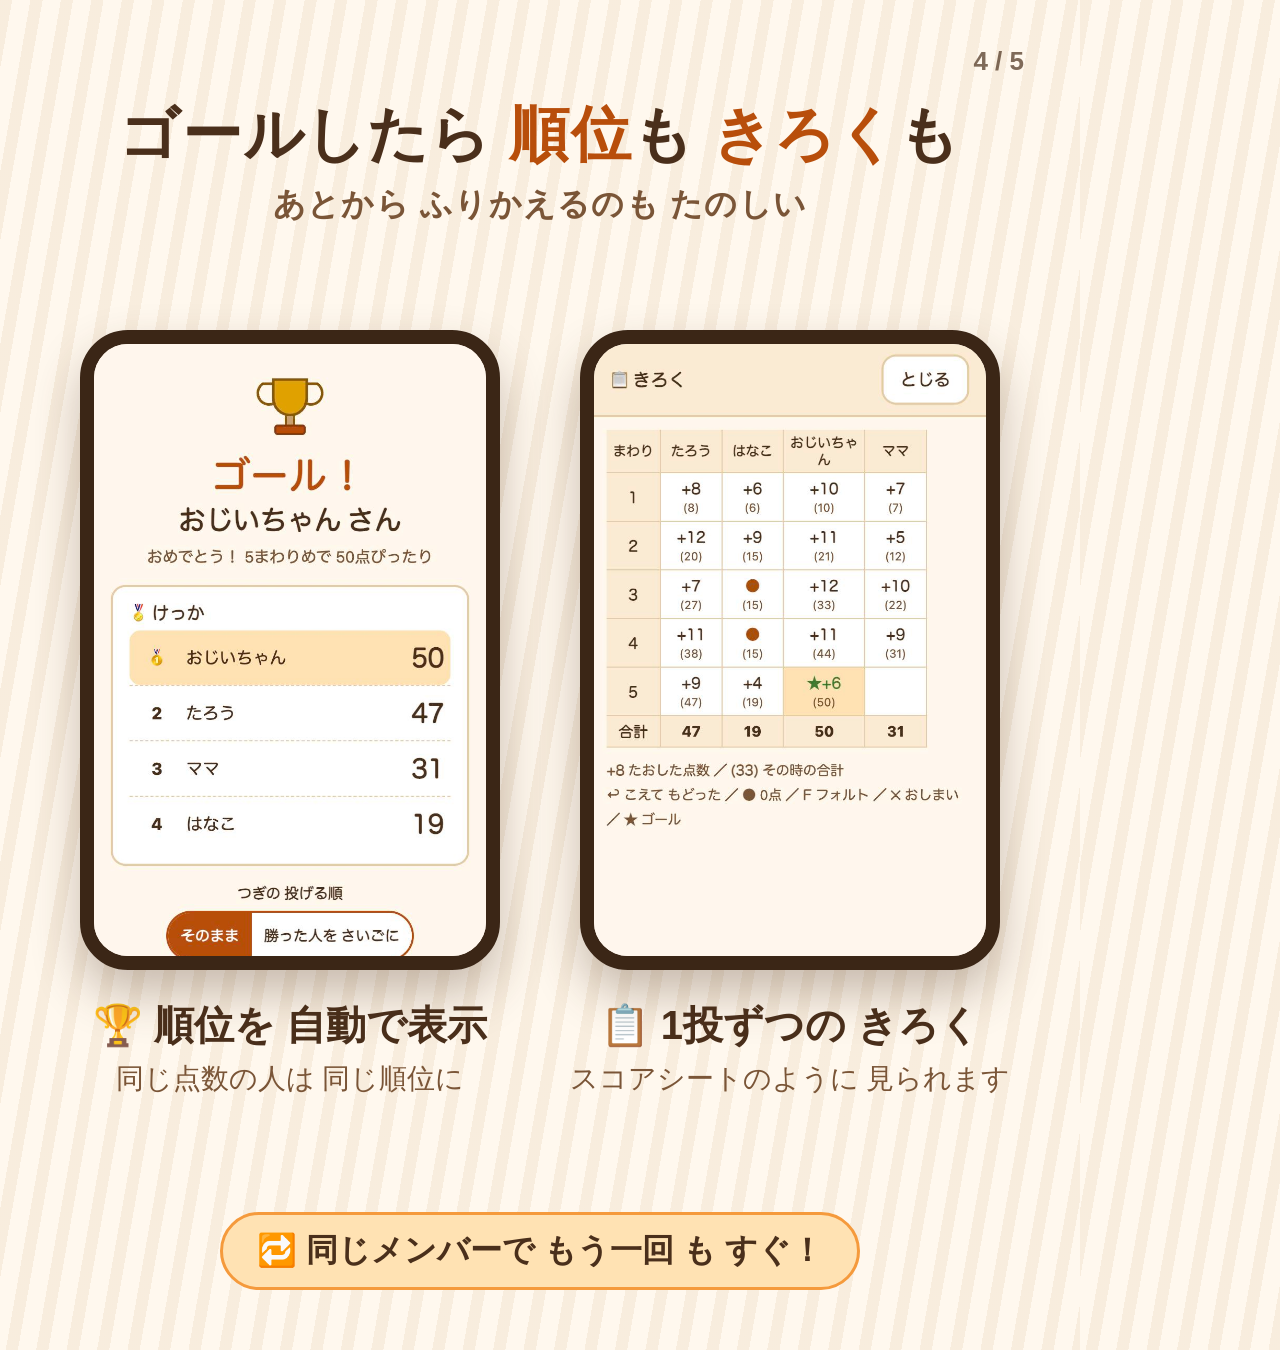
<file: promo/instagram/slide-4.html>
<!DOCTYPE html>
<!-- 4枚目: ゴールの画面と、きろく（スコアシート） -->
<html lang="ja">
<head>
<meta charset="UTF-8">
<link rel="stylesheet" href="slide.css">
<style>
  .pair { position: absolute; top: 330px; left: 60px; right: 60px; display: flex; justify-content: space-between; }
  .col { width: 460px; display: flex; flex-direction: column; align-items: center; }
  .col .phone { position: relative; width: 420px; height: 640px; }
  .col h2 { margin-top: 28px; font-size: 40px; font-weight: 700; }
  .col p { margin-top: 6px; font-size: 28px; color: #7A5537; text-align: center; line-height: 1.45; }
  .again { position: absolute; left: 0; right: 0; bottom: 60px; text-align: center; }
  .again .pill { font-size: 32px; padding: 14px 34px; }
</style>
</head>
<body>
  <div class="page">4 / 5</div>
  <h1 class="title">ゴールしたら <b>順位</b>も <b>きろく</b>も<small>あとから ふりかえるのも たのしい</small></h1>

  <div class="pair">
    <div class="col">
      <div class="phone"><img src="screens/result.jpg" alt=""></div>
      <h2>🏆 順位を 自動で表示</h2>
      <p>同じ点数の人は 同じ順位に</p>
    </div>
    <div class="col">
      <div class="phone"><img src="screens/history.jpg" alt=""></div>
      <h2>📋 1投ずつの きろく</h2>
      <p>スコアシートのように 見られます</p>
    </div>
  </div>

  <div class="again"><span class="pill">🔁 同じメンバーで もう一回 も すぐ！</span></div>
</body>
</html>
</file>
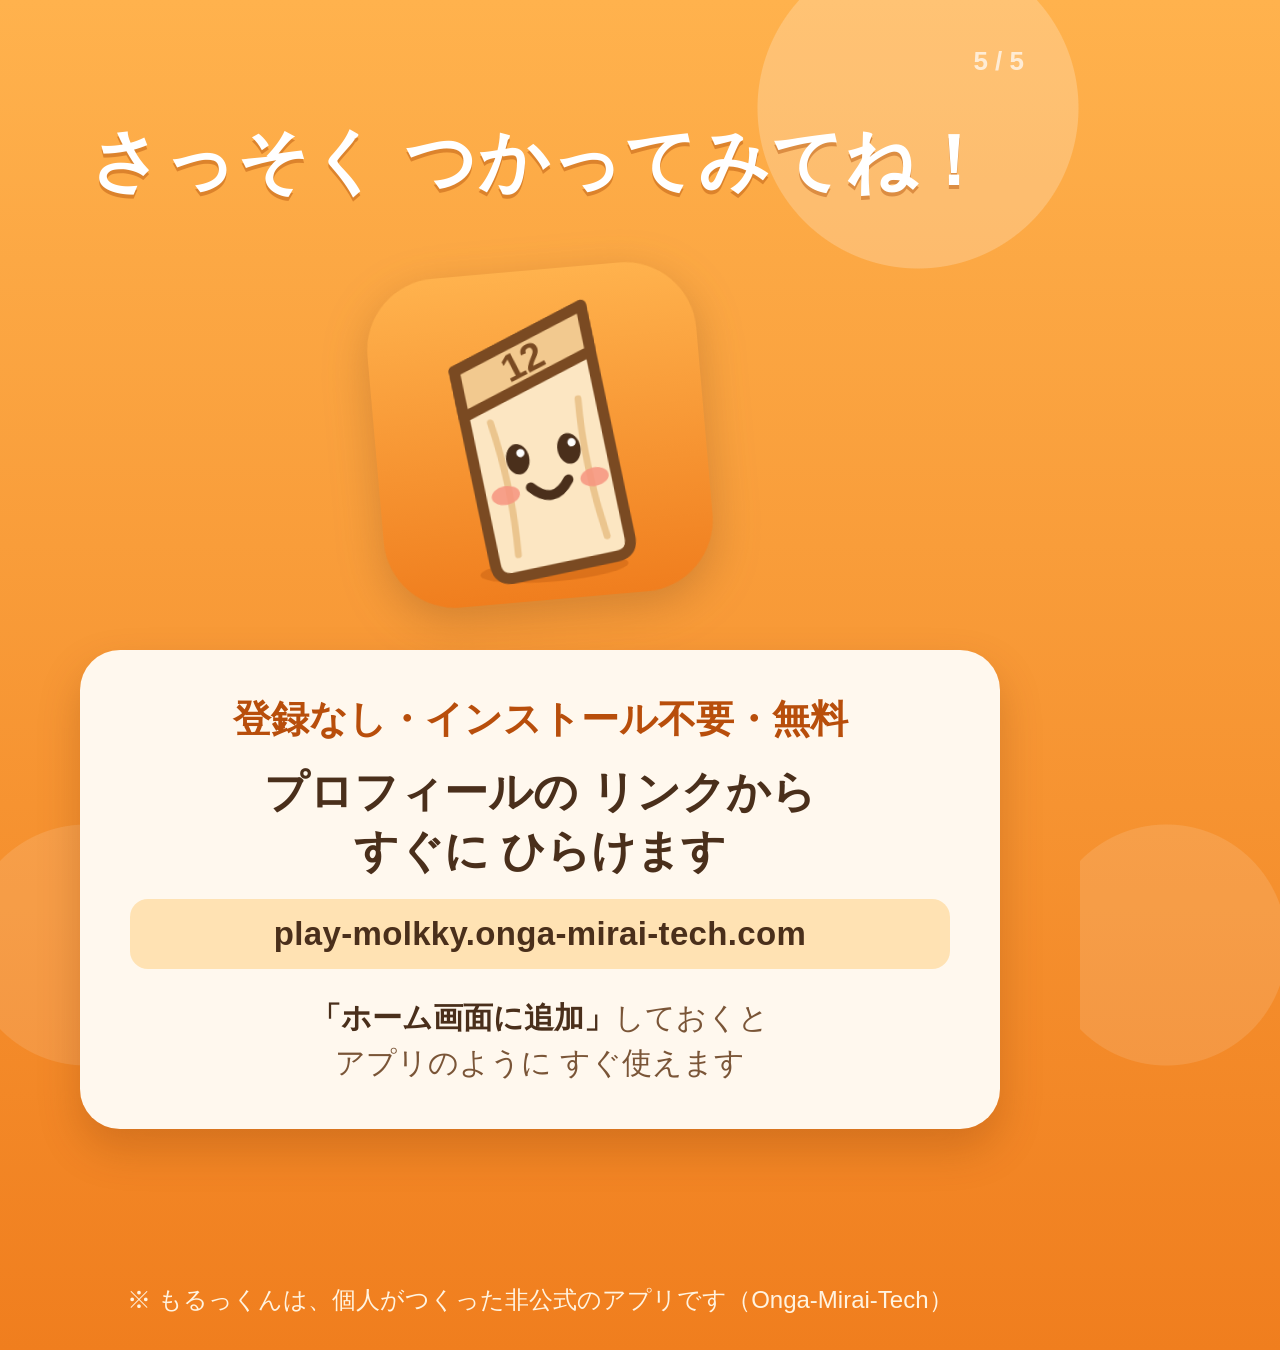
<file: promo/instagram/slide-5.html>
<!DOCTYPE html>
<!-- 5枚目: はじめかた（プロフィールのリンク・URL・ホーム画面に追加）と非公式の表示 -->
<html lang="ja">
<head>
<meta charset="UTF-8">
<link rel="stylesheet" href="slide.css">
<style>
  .head { position: absolute; top: 116px; left: 0; right: 0; text-align: center; font-size: 70px; text-shadow: 0 4px 0 rgba(180, 83, 12, .45); }
  .mascot { left: 50%; top: 270px; width: 330px; margin-left: -165px; transform: rotate(-5deg); }
  .card {
    position: absolute; left: 80px; right: 80px; top: 650px;
    background: #FFF8EE; color: #4A2F1B; border-radius: 40px; padding: 44px 50px;
    box-shadow: 0 20px 40px rgba(122, 52, 8, .25); text-align: center;
  }
  .free { font-size: 38px; font-weight: 700; color: #B84E0B; }
  .link { margin-top: 18px; font-size: 44px; font-weight: 700; }
  .url {
    margin-top: 18px; padding: 16px 20px; border-radius: 18px;
    background: #FFE2B3; font-size: 33px; font-weight: 700; letter-spacing: .01em;
  }
  .home { margin-top: 26px; font-size: 30px; line-height: 1.5; color: #7A5537; }
  .home b { color: #4A2F1B; }
</style>
</head>
<body class="orange">
  <div class="page">5 / 5</div>
  <h1 class="head">さっそく つかってみてね！</h1>
  <img class="mascot" src="../../favicon.svg" alt="">

  <div class="card">
    <div class="free">登録なし・インストール不要・無料</div>
    <div class="link">プロフィールの リンクから<br>すぐに ひらけます</div>
    <div class="url">play-molkky.onga-mirai-tech.com</div>
    <div class="home"><b>「ホーム画面に追加」</b>しておくと<br>アプリのように すぐ使えます</div>
  </div>

  <div class="foot">※ もるっくんは、個人がつくった非公式のアプリです（Onga-Mirai-Tech）</div>
</body>
</html>
</file>
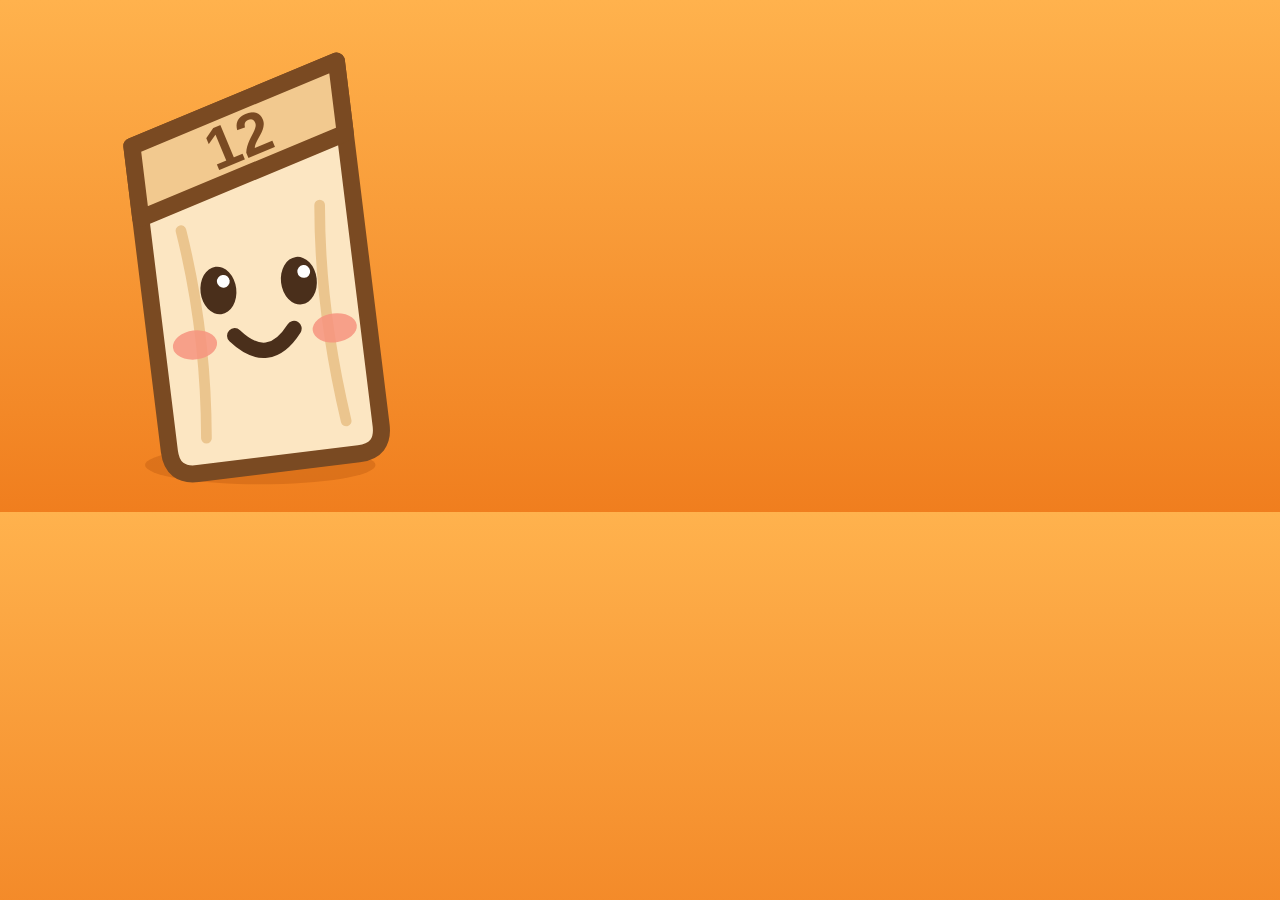
<file: scripts/brand/icon.html>
<!DOCTYPE html>
<!--
  ホーム画面に追加したときのアイコン（icon-180.png）の元。512x512 で書き出してから縮小する。
  iPhone は角を自動で丸めるので、背景は四角いまま全面に塗る（favicon.svg の角の外も同じ色で埋める）。
  変更したら scripts/brand/generate.sh で作り直す。
-->
<html lang="ja">
<head>
<meta charset="UTF-8">
<style>
  * { margin: 0; padding: 0; }
  html, body { width: 512px; height: 512px; overflow: hidden; }
  body { background: linear-gradient(180deg, #FFB24D 0%, #F07E1E 100%); }
  img { display: block; width: 512px; height: 512px; }
</style>
</head>
<body>
  <img src="../../favicon.svg" alt="">
</body>
</html>
</file>
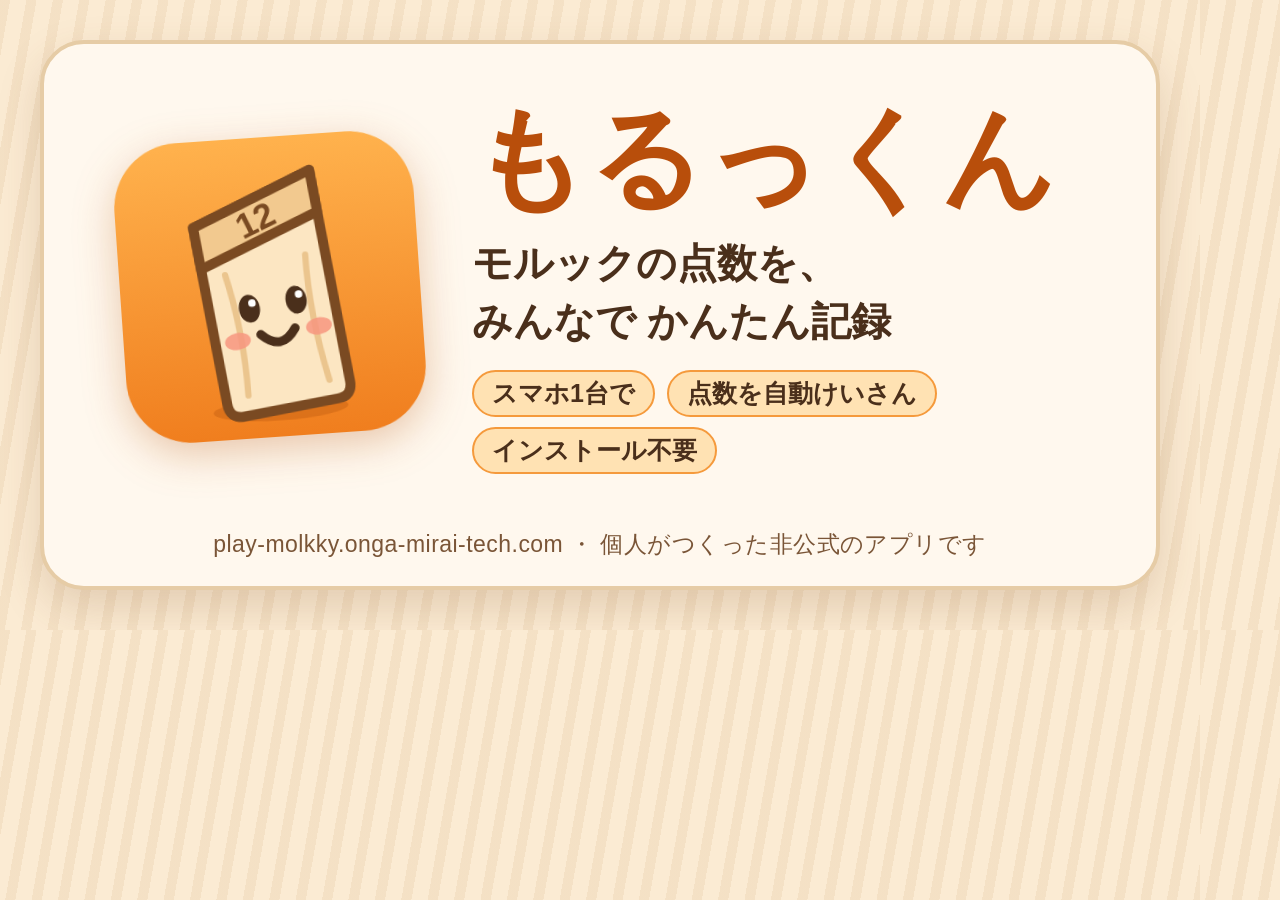
<file: scripts/brand/ogp.html>
<!DOCTYPE html>
<!--
  リンクを貼り付けたときに表示されるカード画像（OGP画像 / ogp.png, 1200x630）の元デザイン。
  変更したら scripts/brand/generate.sh で作り直す。
-->
<html lang="ja">
<head>
<meta charset="UTF-8">
<style>
  * { box-sizing: border-box; margin: 0; padding: 0; }
  html, body { width: 1200px; height: 630px; overflow: hidden; }
  body {
    font-family: "Hiragino Maru Gothic ProN", "Hiragino Sans", sans-serif;
    color: #4A2F1B;
    background:
      repeating-linear-gradient(100deg, rgba(201,162,114,.14) 0 10px, transparent 10px 26px),
      #FBEBD3;
    display: flex; align-items: center; justify-content: center;
  }
  .card {
    width: 1120px; height: 550px; position: relative;
    background: #FFF8EE; border: 4px solid #E6CCA6; border-radius: 44px;
    box-shadow: 0 18px 44px rgba(122, 74, 34, .18);
    display: flex; align-items: center; gap: 52px; padding: 0 60px 56px 76px;
  }
  .mascot { width: 300px; height: 300px; flex: none; transform: rotate(-4deg); filter: drop-shadow(0 12px 20px rgba(180, 83, 12, .3)); }
  .text { display: flex; flex-direction: column; gap: 16px; min-width: 0; }
  h1 { font-size: 112px; font-weight: 700; line-height: 1.05; letter-spacing: .02em; color: #B84E0B; white-space: nowrap; }
  .sub { font-size: 40px; font-weight: 700; line-height: 1.45; }
  .tags { display: flex; flex-wrap: wrap; gap: 10px 12px; margin-top: 4px; }
  .tag {
    font-size: 25px; font-weight: 700; white-space: nowrap;
    background: #FFE2B3; border: 2px solid #F59A3C; border-radius: 999px; padding: 5px 18px;
  }
  .foot {
    position: absolute; left: 0; right: 0; bottom: 26px; text-align: center;
    font-size: 23px; color: #7A5537; letter-spacing: .02em;
  }
</style>
</head>
<body>
  <div class="card">
    <img class="mascot" src="../../favicon.svg" alt="">
    <div class="text">
      <h1>もるっくん</h1>
      <p class="sub">モルックの点数を、<br>みんなで かんたん記録</p>
      <div class="tags">
        <span class="tag">スマホ1台で</span>
        <span class="tag">点数を自動けいさん</span>
        <span class="tag">インストール不要</span>
      </div>
    </div>
    <p class="foot">play-molkky.onga-mirai-tech.com ・ 個人がつくった非公式のアプリです</p>
  </div>
</body>
</html>
</file>
<file: promo/instagram/slide.css>
/* Instagram 投稿用スライド（1080x1350、縦4:5）の共通スタイル。アプリと同じ木の色・丸ゴシック */
* { box-sizing: border-box; margin: 0; padding: 0; }
html, body { width: 1080px; height: 1350px; overflow: hidden; }
body {
  position: relative;
  font-family: "Hiragino Maru Gothic ProN", "Hiragino Sans", sans-serif;
  color: #4A2F1B;
  background:
    repeating-linear-gradient(100deg, rgba(201,162,114,.13) 0 12px, transparent 12px 30px),
    #FFF8EE;
}
body.orange {
  color: #FFFFFF;
  background:
    radial-gradient(circle at 85% 8%, rgba(255,255,255,.22) 0 160px, transparent 161px),
    radial-gradient(circle at 8% 70%, rgba(255,255,255,.12) 0 120px, transparent 121px),
    linear-gradient(180deg, #FFB24D 0%, #F07E1E 100%);
}

.page { position: absolute; top: 46px; right: 56px; font-size: 26px; font-weight: 700; opacity: .7; }

h1 { font-weight: 700; letter-spacing: .02em; line-height: 1.3; }
.title { position: absolute; left: 0; right: 0; top: 96px; text-align: center; font-size: 60px; }
.title small { display: block; margin-top: 10px; font-size: 32px; color: #7A5537; letter-spacing: .04em; }
.title b { color: #B84E0B; }

.pill {
  display: inline-block; padding: 10px 30px; border-radius: 999px;
  font-size: 30px; font-weight: 700; white-space: nowrap;
  background: #FFE2B3; border: 3px solid #F59A3C; color: #4A2F1B;
}

/* スマホの枠（中にアプリの画面写真） */
.phone {
  position: absolute; overflow: hidden;
  border: 14px solid #3B2616; border-radius: 48px; background: #FFF8EE;
  box-shadow: 0 24px 48px rgba(74, 47, 27, .30);
}
.phone img { display: block; width: 100%; height: 100%; object-fit: cover; object-position: top; }

.mascot { position: absolute; filter: drop-shadow(0 14px 22px rgba(122, 74, 34, .30)); }

.bubble {
  position: absolute; padding: 18px 28px; border-radius: 30px;
  background: #FFFFFF; color: #4A2F1B; font-size: 34px; font-weight: 700; white-space: nowrap;
  box-shadow: 0 10px 24px rgba(74, 47, 27, .2);
}

.foot { position: absolute; left: 0; right: 0; bottom: 34px; text-align: center; font-size: 24px; color: #7A5537; }
body.orange .foot { color: #FFF3E0; }
</file>
